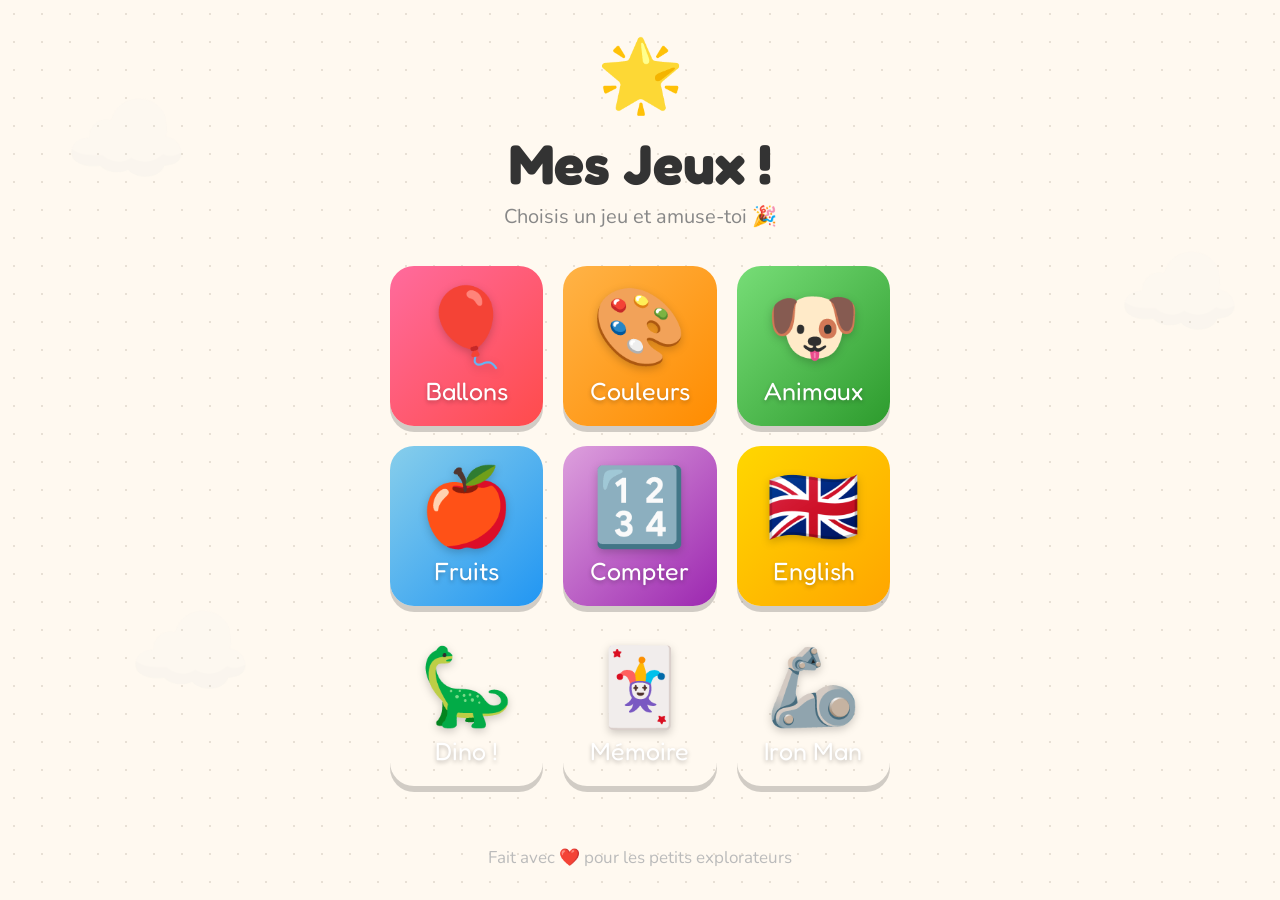
<file: index.html>
<!DOCTYPE html>
<html lang="fr">
<head>
  <meta charset="UTF-8" />
  <!-- Viewport mobile-first obligatoire -->
  <meta name="viewport" content="width=device-width, initial-scale=1.0, user-scalable=no" />
  <meta name="description" content="Mini-jeux éducatifs et amusants pour les enfants de 3 à 5 ans." />
  <title>🎮 Jeux pour enfants</title>
  <link rel="stylesheet" href="style.css" />
  <style>
    /* Styles spécifiques à la page d'accueil */
    body { background-color: #FFF9F0; }
  </style>
</head>
<body>

  <!-- Nuages décoratifs en arrière-plan -->
  <span class="cloud">☁️</span>
  <span class="cloud">☁️</span>
  <span class="cloud">☁️</span>

  <!-- En-tête principal -->
  <header class="home-header">
    <span class="logo" aria-hidden="true">🌟</span>
    <h1>Mes Jeux !</h1>
    <p>Choisis un jeu et amuse-toi 🎉</p>
  </header>

  <!-- Grille des 6 jeux -->
  <main>
    <div class="games-grid" role="list">

      <!-- Jeu 1 : Ballons -->
      <a href="jeu-ballons.html"
         class="game-card"
         role="listitem"
         aria-label="Jeu Ballons à éclater">
        <span class="card-emoji" aria-hidden="true">🎈</span>
        <span class="card-label">Ballons</span>
      </a>

      <!-- Jeu 2 : Couleurs -->
      <a href="jeu-couleurs.html"
         class="game-card"
         role="listitem"
         aria-label="Jeu Trouver la bonne couleur">
        <span class="card-emoji" aria-hidden="true">🎨</span>
        <span class="card-label">Couleurs</span>
      </a>

      <!-- Jeu 3 : Animaux -->
      <a href="jeu-animaux.html"
         class="game-card"
         role="listitem"
         aria-label="Jeu Cliquer sur le bon animal">
        <span class="card-emoji" aria-hidden="true">🐶</span>
        <span class="card-label">Animaux</span>
      </a>

      <!-- Jeu 4 : Fruits -->
      <a href="jeu-fruits.html"
         class="game-card"
         role="listitem"
         aria-label="Jeu Attraper les fruits">
        <span class="card-emoji" aria-hidden="true">🍎</span>
        <span class="card-label">Fruits</span>
      </a>

      <!-- Jeu 5 : Compter -->
      <a href="jeu-nombres.html"
         class="game-card"
         role="listitem"
         aria-label="Jeu Compter les objets">
        <span class="card-emoji" aria-hidden="true">🔢</span>
        <span class="card-label">Compter</span>
      </a>

      <!-- Jeu 6 : Anglais -->
      <a href="jeu-anglais.html"
         class="game-card"
         role="listitem"
         aria-label="Mini-jeu pour apprendre l'anglais">
        <span class="card-emoji" aria-hidden="true">🇬🇧</span>
        <span class="card-label">English</span>
      </a>

      <!-- Jeu 7 : Dinosaure -->
      <a href="jeu-dinosaure.html"
         class="game-card"
         role="listitem"
         aria-label="Jeu du dinosaure qui saute">
        <span class="card-emoji" aria-hidden="true">🦕</span>
        <span class="card-label">Dino !</span>
      </a>

      <!-- Jeu 8 : Mémoire -->
      <a href="jeu-memoire.html"
         class="game-card"
         role="listitem"
         aria-label="Jeu de mémoire — trouve les paires">
        <span class="card-emoji" aria-hidden="true">🃏</span>
        <span class="card-label">Mémoire</span>
      </a>

      <!-- Jeu 9 : Iron Man -->
      <a href="jeu-ironman.html"
         class="game-card"
         role="listitem"
         aria-label="Jeu Iron Man — vole dans la ville">
        <span class="card-emoji" aria-hidden="true">🦾</span>
        <span class="card-label">Iron Man</span>
      </a>

    </div><!-- /.games-grid -->
  </main>

  <!-- Petit pied de page -->
  <footer style="text-align:center; padding:12px; color:#bbb; font-size:.85rem;">
    Fait avec ❤️ pour les petits explorateurs
  </footer>

  <script>
    // Animation d'entrée légèrement décalée pour chaque carte
    document.querySelectorAll('.game-card').forEach((card, i) => {
      card.style.animationDelay = `${i * 0.08}s`;
    });
  </script>

</body>
</html>
</file>
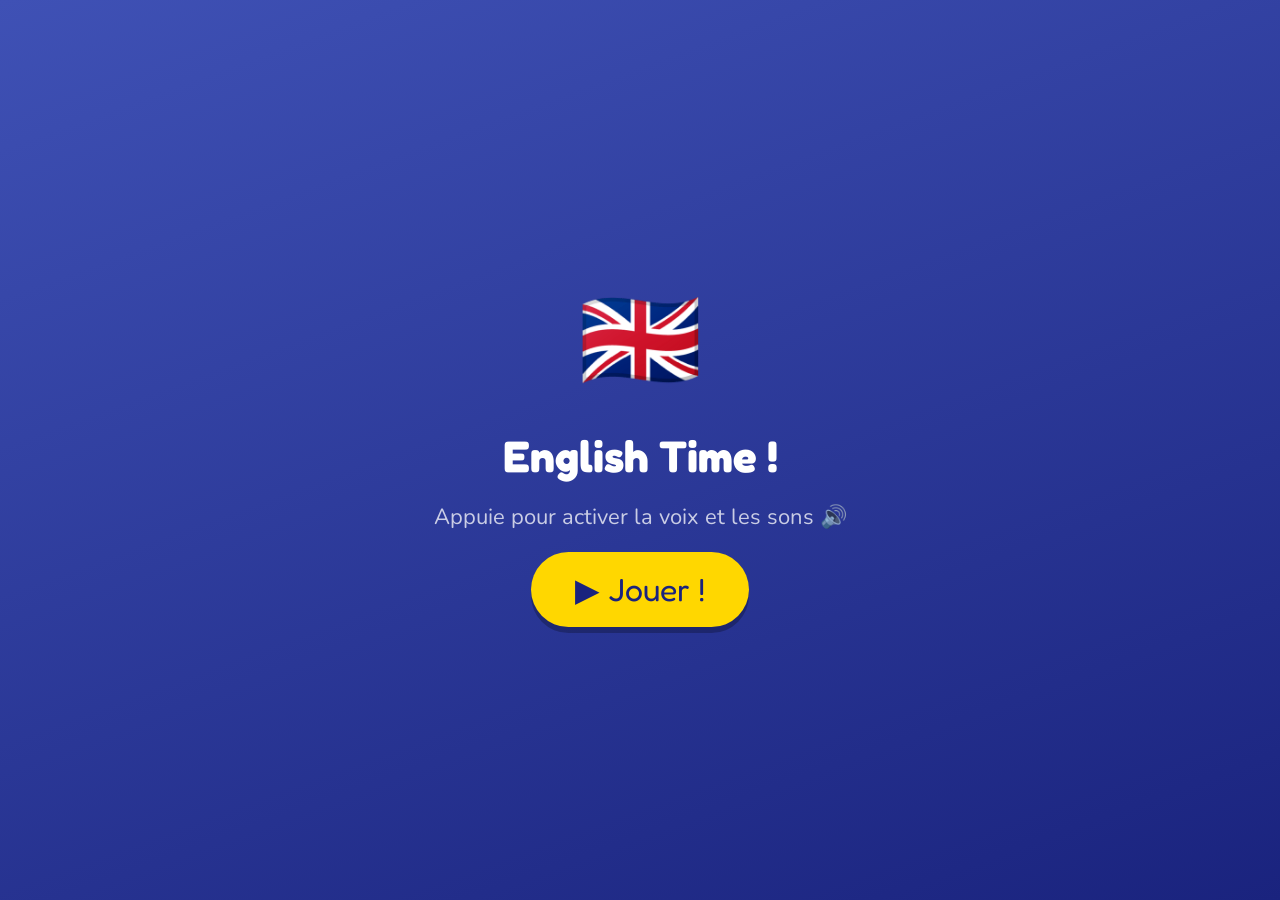
<file: jeu-anglais.html>
<!DOCTYPE html>
<html lang="fr">
<head>
  <meta charset="UTF-8" />
  <meta name="viewport" content="width=device-width, initial-scale=1.0, user-scalable=no" />
  <title>🇬🇧 Apprendre l'anglais</title>
  <link rel="stylesheet" href="style.css" />
  <style>
    body { background: linear-gradient(160deg, #FFF8E1, #E8EAF6); min-height: 100vh; }

    /* ---- Overlay de démarrage ---- */
    #unlock-overlay {
      position: fixed; inset: 0;
      background: linear-gradient(160deg, #3F51B5, #1A237E);
      z-index: 999;
      display: flex; flex-direction: column;
      align-items: center; justify-content: center; gap: 20px; cursor: pointer;
    }
    #unlock-overlay.hidden { display: none; }
    #unlock-overlay .ul-emoji { font-size: 5rem; animation: bounce 1.5s infinite; }
    #unlock-overlay h2 {
      font-family: 'Fredoka One', cursive; color: white;
      font-size: 2.2rem; text-align: center; padding: 0 24px;
    }
    #unlock-overlay p {
      color: rgba(255,255,255,.75); font-family: 'Nunito', sans-serif;
      font-size: 1.1rem; text-align: center; padding: 0 24px;
    }
    #unlock-overlay .ul-btn {
      background: #FFD700; color: #1A237E; border: none; border-radius: 50px;
      padding: 18px 44px; font-family: 'Fredoka One', cursive; font-size: 1.6rem;
      cursor: pointer; box-shadow: 0 6px 0 rgba(0,0,0,.25);
      animation: star-pulse 1.2s infinite; min-width: 200px; min-height: 70px;
    }

    /* ---- Sélecteur de thème ---- */
    #theme-selector {
      display: flex; flex-wrap: wrap; justify-content: center;
      gap: 10px; padding: 10px 14px;
    }
    .theme-btn {
      border: 3px solid transparent; border-radius: 50px; padding: 8px 18px;
      background: white; font-family: 'Fredoka One', cursive; font-size: 1rem;
      cursor: pointer; box-shadow: 0 3px 6px rgba(0,0,0,.12); color: #444;
      transition: transform .12s, box-shadow .12s;
    }
    .theme-btn:active  { transform: scale(.95); box-shadow: 0 1px 3px rgba(0,0,0,.12); }
    .theme-btn.active  { background: #3F51B5; color: white; border-color: #1A237E; }

    /* ---- Mot affiché ---- */
    #word-display { text-align: center; padding: 10px 16px 4px; }
    #word-english {
      font-family: 'Fredoka One', cursive; font-size: 2.6rem;
      color: #1A237E; display: block;
    }
    #word-french { font-size: 1.1rem; color: #888; display: block; margin-top: 2px; }
    #word-emoji  {
      font-size: 4rem; display: block; margin: 6px 0; animation: bounce 2s infinite;
    }

    /* ---- Bouton 🔊 ---- */
    #btn-speak {
      display: block; margin: 0 auto 8px;
      background: #3F51B5; color: white; border: none; border-radius: 50px;
      padding: 12px 28px; font-family: 'Fredoka One', cursive; font-size: 1.3rem;
      cursor: pointer; box-shadow: 0 5px 0 rgba(0,0,0,.2);
      transition: transform .12s, box-shadow .12s; min-height: 56px;
    }
    #btn-speak:active { transform: translateY(4px); box-shadow: 0 1px 0 rgba(0,0,0,.2); }
    #btn-speak.speaking { background: #FF8C00; animation: none !important; }
    @keyframes speak-pulse {
      0%, 100% { box-shadow: 0 5px 0 rgba(0,0,0,.2), 0 0 0 0 rgba(63,81,181,.4); }
      50%       { box-shadow: 0 5px 0 rgba(0,0,0,.2), 0 0 0 12px rgba(63,81,181,0); }
    }
    #btn-speak:not(.speaking) { animation: speak-pulse 2s infinite; }

    /* ---- Réponses ---- */
    #answers {
      display: grid; grid-template-columns: repeat(2, 1fr);
      gap: 12px; padding: 8px 16px 24px; max-width: 480px; margin: 0 auto;
    }
    .ans-btn {
      border: 3px solid transparent; border-radius: 20px; background: white;
      box-shadow: 0 5px 0 rgba(0,0,0,.13); cursor: pointer; padding: 14px 8px;
      font-family: 'Fredoka One', cursive; font-size: 1.15rem; color: #333;
      display: flex; flex-direction: column; align-items: center; gap: 4px;
      min-height: 100px; transition: transform .12s, box-shadow .12s;
    }
    .ans-btn:active { transform: translateY(4px); box-shadow: 0 1px 0 rgba(0,0,0,.13); }
    .ans-btn .ans-emoji { font-size: 2.2rem; }
    .ans-btn.correct { background: #C8E6C9; border-color: #4CAF50; }
    .ans-btn.wrong   { background: #FFCDD2; border-color: #FF4B4B; }

    /* ---- Score ---- */
    #score-zone {
      display: flex; justify-content: center; gap: 14px;
      font-family: 'Fredoka One', cursive; font-size: 1.2rem; padding: 6px 16px 0;
    }
    #score-zone span {
      background: white; border-radius: 50px; padding: 4px 14px;
      box-shadow: 0 3px 8px rgba(0,0,0,.1);
    }

    /* ---- Feedback ---- */
    #feedback {
      text-align: center; font-family: 'Fredoka One', cursive;
      font-size: 1.8rem; min-height: 52px; padding: 4px;
    }
    #speech-info { text-align: center; font-size: .85rem; color: #bbb; padding: 2px 16px 6px; }
  </style>
</head>
<body>

  <!-- Overlay démarrage -->
  <div id="unlock-overlay" role="dialog" aria-modal="true" aria-label="Démarrer le jeu">
    <span class="ul-emoji" aria-hidden="true">🇬🇧</span>
    <h2>English Time !</h2>
    <p>Appuie pour activer la voix et les sons 🔊</p>
    <button class="ul-btn" id="btn-unlock">▶ Jouer !</button>
  </div>

  <nav class="nav-bar">
    <a href="index.html" class="btn-home" aria-label="Retour au menu">🏠</a>
    <span class="nav-title">🇬🇧 English Time !</span>
  </nav>

  <div id="score-zone">✅ <span id="good">0</span> &nbsp; ❌ <span id="bad">0</span></div>

  <div id="theme-selector" role="group" aria-label="Choisir un thème"></div>

  <div id="word-display">
    <span id="word-emoji"   aria-hidden="true"></span>
    <span id="word-english" aria-live="polite"></span>
    <span id="word-french"></span>
  </div>

  <button id="btn-speak">🔊 Écouter</button>
  <p id="speech-info"></p>
  <div id="feedback" aria-live="polite"></div>
  <div id="answers"  role="group" aria-label="Choisir la bonne réponse"></div>

  <script>
    /* ============================================================
       JEU ANGLAIS — v3
       Fix iOS SpeechSynthesis :
         • speak() est le TOUT PREMIER appel dans chaque handler
         • Jamais de cancel() — on laisse iOS gérer
         • Jamais de .voice — on utilise uniquement .lang
         • AudioContext et SpeechSynthesis sont indépendants
       ============================================================ */

    const THEMES = {
      numbers: {
        label: '🔢 Compter',
        items: [
          { en: 'One',   fr: 'Un',     emoji: '1️⃣' },
          { en: 'Two',   fr: 'Deux',   emoji: '2️⃣' },
          { en: 'Three', fr: 'Trois',  emoji: '3️⃣' },
          { en: 'Four',  fr: 'Quatre', emoji: '4️⃣' },
          { en: 'Five',  fr: 'Cinq',   emoji: '5️⃣' },
          { en: 'Six',   fr: 'Six',    emoji: '6️⃣' },
          { en: 'Seven', fr: 'Sept',   emoji: '7️⃣' },
          { en: 'Eight', fr: 'Huit',   emoji: '8️⃣' },
          { en: 'Nine',  fr: 'Neuf',   emoji: '9️⃣' },
          { en: 'Ten',   fr: 'Dix',    emoji: '🔟' },
        ]
      },
      colors: {
        label: '🎨 Couleurs',
        items: [
          { en: 'Red',    fr: 'Rouge',  emoji: '🔴' },
          { en: 'Blue',   fr: 'Bleu',   emoji: '🔵' },
          { en: 'Yellow', fr: 'Jaune',  emoji: '🟡' },
          { en: 'Green',  fr: 'Vert',   emoji: '🟢' },
          { en: 'Orange', fr: 'Orange', emoji: '🟠' },
          { en: 'Purple', fr: 'Violet', emoji: '🟣' },
          { en: 'Pink',   fr: 'Rose',   emoji: '🩷' },
          { en: 'White',  fr: 'Blanc',  emoji: '⚪' },
          { en: 'Black',  fr: 'Noir',   emoji: '⚫' },
        ]
      },
      days: {
        label: '📅 Jours',
        items: [
          { en: 'Monday',    fr: 'Lundi',    emoji: '📅' },
          { en: 'Tuesday',   fr: 'Mardi',    emoji: '📅' },
          { en: 'Wednesday', fr: 'Mercredi', emoji: '📅' },
          { en: 'Thursday',  fr: 'Jeudi',    emoji: '📅' },
          { en: 'Friday',    fr: 'Vendredi', emoji: '🎉' },
          { en: 'Saturday',  fr: 'Samedi',   emoji: '🌟' },
          { en: 'Sunday',    fr: 'Dimanche', emoji: '☀️' },
        ]
      },
      greetings: {
        label: '👋 Bonjour',
        items: [
          { en: 'Hello',        fr: 'Bonjour',        emoji: '👋' },
          { en: 'Good morning', fr: 'Bonjour matin',  emoji: '🌅' },
          { en: 'Good night',   fr: 'Bonne nuit',     emoji: '🌙' },
          { en: 'Goodbye',      fr: 'Au revoir',      emoji: '👋' },
          { en: 'How are you',  fr: 'Comment vas-tu', emoji: '😊' },
          { en: 'Very well',    fr: 'Très bien',      emoji: '😄' },
          { en: 'Thank you',    fr: 'Merci',          emoji: '🙏' },
          { en: 'Please',       fr: 'S\'il te plaît', emoji: '✨' },
        ]
      },
      intro: {
        label: '🙋 Je me présente',
        items: [
          { en: 'My name is', fr: 'Je m\'appelle',     emoji: '🙋' },
          { en: 'I am',       fr: 'J\'ai … ans',       emoji: '🎂' },
          { en: 'I like',     fr: 'J\'aime',           emoji: '❤️' },
          { en: 'I live in',  fr: 'J\'habite à',       emoji: '🏠' },
          { en: 'I am happy', fr: 'Je suis heureux',   emoji: '😄' },
          { en: 'I am sad',   fr: 'Je suis triste',    emoji: '😢' },
          { en: 'Yes',        fr: 'Oui',               emoji: '✅' },
          { en: 'No',         fr: 'Non',               emoji: '❌' },
        ]
      }
    };

    /* ---- État ---- */
    let currentTheme = 'numbers';
    let currentItem  = null;
    let goodCount    = 0, badCount = 0;
    let locked       = false;
    let audioCtx     = null;

    /* ---- DOM ---- */
    const unlockOverlay = document.getElementById('unlock-overlay');
    const btnUnlock     = document.getElementById('btn-unlock');
    const themeSelEl    = document.getElementById('theme-selector');
    const emojiEl       = document.getElementById('word-emoji');
    const englishEl     = document.getElementById('word-english');
    const frenchEl      = document.getElementById('word-french');
    const speakBtn      = document.getElementById('btn-speak');
    const answersEl     = document.getElementById('answers');
    const feedbackEl    = document.getElementById('feedback');
    const goodEl        = document.getElementById('good');
    const badEl         = document.getElementById('bad');
    const speechInfoEl  = document.getElementById('speech-info');

    /* ============================================================
       SPEECHSYNTHESIS — règle iOS absolue
       ============================================================
       Sur iOS Safari, speechSynthesis.speak() DOIT être :
         1. le tout premier appel dans le handler du geste
         2. 100% synchrone (aucun if / await / intermédiaire avant)
         3. Sans .voice assignée (instable sur iOS)
         4. Sans cancel() préalable (tue la queue iOS)
       ============================================================ */
    function speak(text) {
      if (!window.speechSynthesis) return;
      const utter  = new SpeechSynthesisUtterance(text);
      utter.lang   = 'en-GB';
      utter.rate   = 0.82;
      utter.pitch  = 1.1;
      speakBtn.classList.add('speaking');
      utter.onend   = () => speakBtn.classList.remove('speaking');
      utter.onerror = () => speakBtn.classList.remove('speaking');
      window.speechSynthesis.speak(utter);
    }

    /* ============================================================
       AUDIOCTX — sons de succès et d'erreur
       ============================================================ */
    function unlockAudio() {
      if (!audioCtx) audioCtx = new (window.AudioContext || window.webkitAudioContext)();
      if (audioCtx.state === 'suspended') audioCtx.resume();
      try {
        const b = audioCtx.createBuffer(1, 1, 22050);
        const s = audioCtx.createBufferSource();
        s.buffer = b; s.connect(audioCtx.destination); s.start(0);
      } catch(e) {}
    }

    function playSuccess() {
      if (!audioCtx) return;
      [523, 659, 784, 1046].forEach((f, i) => {
        const t = audioCtx.currentTime + i * 0.12;
        const o = audioCtx.createOscillator(), g = audioCtx.createGain();
        o.connect(g); g.connect(audioCtx.destination);
        o.type = 'sine'; o.frequency.value = f;
        g.gain.setValueAtTime(0.25, t);
        g.gain.exponentialRampToValueAtTime(0.001, t + 0.2);
        o.start(t); o.stop(t + 0.22);
      });
    }

    function playError() {
      if (!audioCtx) return;
      const t = audioCtx.currentTime;
      const o = audioCtx.createOscillator(), g = audioCtx.createGain();
      o.connect(g); g.connect(audioCtx.destination);
      o.type = 'sawtooth'; o.frequency.value = 180;
      g.gain.setValueAtTime(0.22, t);
      g.gain.exponentialRampToValueAtTime(0.001, t + 0.4);
      o.start(t); o.stop(t + 0.42);
    }

    /* ============================================================
       SÉLECTEUR DE THÈME
       ============================================================ */
    function buildThemeSelector() {
      themeSelEl.innerHTML = '';
      Object.entries(THEMES).forEach(([key, theme]) => {
        const btn = document.createElement('button');
        btn.className   = 'theme-btn' + (key === currentTheme ? ' active' : '');
        btn.textContent = theme.label;

        function selectTheme(e) {
          e.preventDefault();
          currentTheme = key;
          themeSelEl.querySelectorAll('.theme-btn').forEach(b => b.classList.remove('active'));
          btn.classList.add('active');
          newRound();
        }
        btn.addEventListener('click',      selectTheme, { passive: false });
        btn.addEventListener('touchstart', selectTheme, { passive: false });
        themeSelEl.appendChild(btn);
      });
    }

    /* ============================================================
       LOGIQUE DU JEU
       ============================================================ */
    function shuffle(arr) {
      const a = [...arr];
      for (let i = a.length - 1; i > 0; i--) {
        const j = Math.floor(Math.random() * (i + 1));
        [a[i], a[j]] = [a[j], a[i]];
      }
      return a;
    }

    function newRound() {
      locked = false;
      feedbackEl.textContent = '';
      answersEl.innerHTML    = '';

      const items = THEMES[currentTheme].items;
      currentItem = items[Math.floor(Math.random() * items.length)];

      emojiEl.textContent   = currentItem.emoji;
      englishEl.textContent = currentItem.en;
      frenchEl.textContent  = '';

      /* Construit les 4 réponses */
      const wrong   = items.filter(i => i.fr !== currentItem.fr);
      const choices = shuffle([currentItem, ...shuffle(wrong).slice(0, 3)]);

      choices.forEach(item => {
        const btn = document.createElement('button');
        btn.className = 'ans-btn';
        btn.innerHTML = `<span class="ans-emoji">${item.emoji}</span><span>${item.fr}</span>`;
        btn.setAttribute('aria-label', item.fr);

        function pick(e) {
          /* ── speak() EN TOUT PREMIER — règle iOS absolue ── */
          if (item.fr === currentItem.fr) {
            speak(currentItem.en);
          } else {
            speak(currentItem.en); /* on ré-énonce le mot pour apprendre */
          }

          e.preventDefault();
          if (locked) return;
          locked = true;
          if (audioCtx && audioCtx.state === 'suspended') audioCtx.resume();

          answersEl.querySelectorAll('.ans-btn').forEach(b => b.disabled = true);
          frenchEl.textContent = '= ' + currentItem.fr;

          if (item.fr === currentItem.fr) {
            goodCount++;
            goodEl.textContent = goodCount;
            btn.classList.add('correct');
            playSuccess();
            const msgs = ['🌟 Bravo !', '✨ Super !', '🎉 Excellent !', '👏 Well done !'];
            feedbackEl.textContent = msgs[Math.floor(Math.random() * msgs.length)];
            feedbackEl.style.color = '#4CAF50';
            setTimeout(newRound, 2200);
          } else {
            badCount++;
            badEl.textContent = badCount;
            btn.classList.add('wrong');
            playError();
            feedbackEl.textContent = '❌ La bonne réponse : ' + currentItem.fr;
            feedbackEl.style.color = '#FF4B4B';
            answersEl.querySelectorAll('.ans-btn').forEach(b => {
              if (b.getAttribute('aria-label') === currentItem.fr) b.classList.add('correct');
            });
            setTimeout(newRound, 2400);
          }
        }

        btn.addEventListener('click',      pick, { passive: false });
        btn.addEventListener('touchstart', pick, { passive: false });
        answersEl.appendChild(btn);
      });
    }

    /* ---- Bouton 🔊 Écouter ---- */
    function handleSpeak(e) {
      /* speak EN PREMIER */
      if (currentItem) speak(currentItem.en);
      e.preventDefault();
      if (audioCtx && audioCtx.state === 'suspended') audioCtx.resume();
    }
    speakBtn.addEventListener('click',      handleSpeak, { passive: false });
    speakBtn.addEventListener('touchstart', handleSpeak, { passive: false });

    /* ---- Overlay de démarrage ---- */
    function handleUnlock(e) {
      /* speak EN PREMIER — c'est le premier geste, iOS l'autorise ici */
      speak('Hello !');
      e.preventDefault();
      unlockAudio();
      unlockOverlay.classList.add('hidden');
      buildThemeSelector();
      newRound();
      speechInfoEl.textContent = '🔊 Appuie sur le bouton pour entendre le mot !';
    }
    btnUnlock.addEventListener('click',      handleUnlock, { passive: false });
    btnUnlock.addEventListener('touchstart', handleUnlock, { passive: false });
  </script>
</body>
</html>
</file>
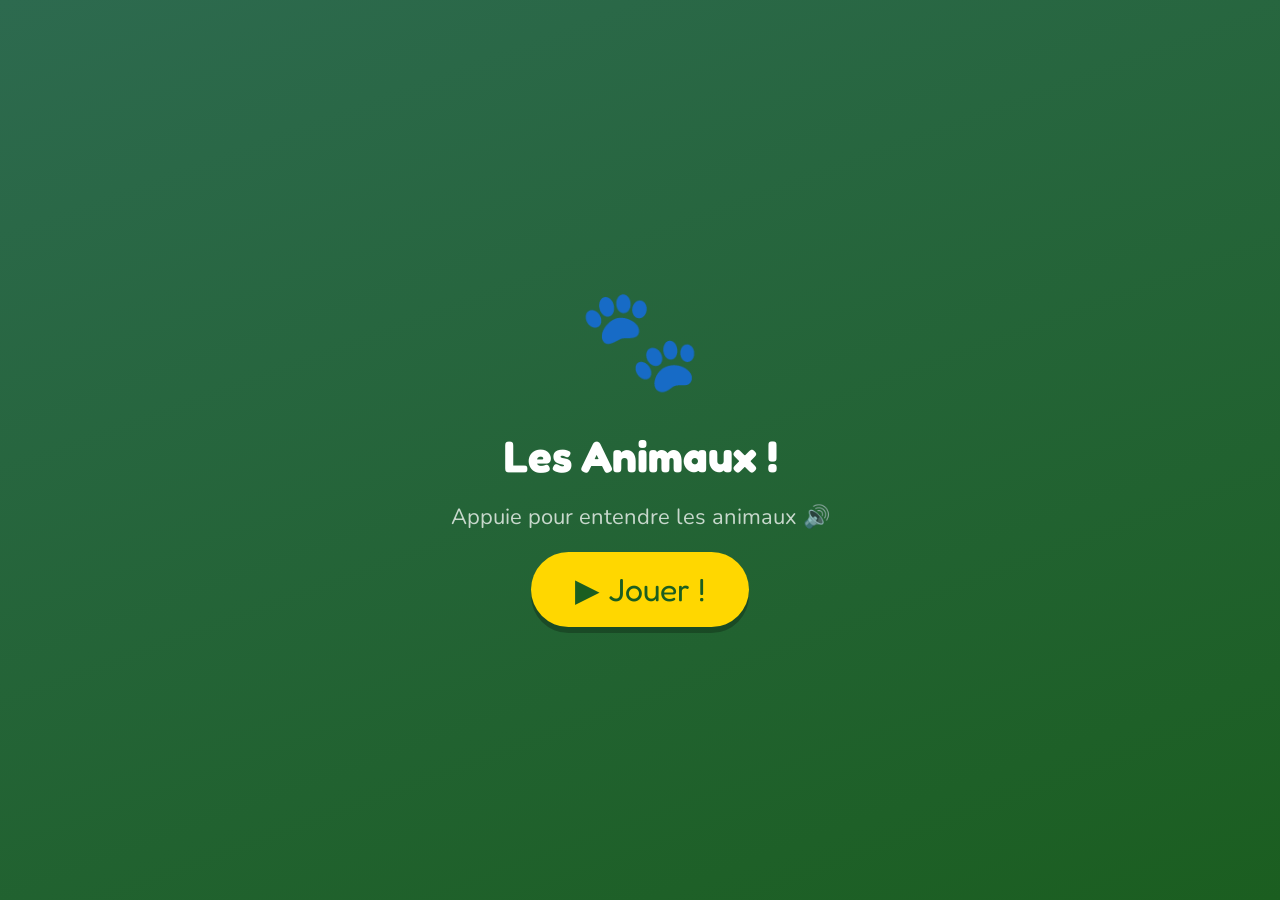
<file: jeu-animaux.html>
<!DOCTYPE html>
<html lang="fr">
<head>
  <meta charset="UTF-8" />
  <meta name="viewport" content="width=device-width, initial-scale=1.0, user-scalable=no" />
  <title>🐶 Animaux</title>
  <link rel="stylesheet" href="style.css" />
  <style>
    body { background: linear-gradient(160deg, #E8F5E9, #F3E5F5); min-height: 100vh; }

    /* ---- Overlay de démarrage (déverrouillage audio mobile) ---- */
    #unlock-overlay {
      position: fixed;
      inset: 0;
      background: linear-gradient(160deg, #2D6A4F, #1B5E20);
      z-index: 999;
      display: flex;
      flex-direction: column;
      align-items: center;
      justify-content: center;
      gap: 20px;
      cursor: pointer;
    }
    #unlock-overlay.hidden { display: none; }
    #unlock-overlay .ul-emoji {
      font-size: 5rem;
      animation: bounce 1.5s infinite;
    }
    #unlock-overlay h2 {
      font-family: 'Fredoka One', cursive;
      color: white;
      font-size: 2.2rem;
      text-align: center;
      padding: 0 24px;
    }
    #unlock-overlay p {
      color: rgba(255,255,255,.75);
      font-family: 'Nunito', sans-serif;
      font-size: 1.1rem;
      text-align: center;
      padding: 0 24px;
    }
    #unlock-overlay .ul-btn {
      background: #FFD700;
      color: #1B5E20;
      border: none;
      border-radius: 50px;
      padding: 18px 44px;
      font-family: 'Fredoka One', cursive;
      font-size: 1.6rem;
      cursor: pointer;
      box-shadow: 0 6px 0 rgba(0,0,0,.25);
      animation: star-pulse 1.2s infinite;
      min-width: 200px;
      min-height: 70px;
    }

    /* ---- Consigne ---- */
    #consigne-txt {
      text-align: center;
      font-family: 'Fredoka One', cursive;
      font-size: 1.15rem;
      color: #888;
      margin: 4px 0 0;
    }

    /* Ligne : nom de l'animal + bouton écouter */
    #name-row {
      display: flex;
      align-items: center;
      justify-content: center;
      gap: 12px;
      padding: 10px 16px 2px;
      flex-wrap: wrap;
    }

    #animal-name {
      font-family: 'Fredoka One', cursive;
      font-size: 2.2rem;
      color: #2D6A4F;
      line-height: 1.15;
    }

    /* Bouton 🔊 pour écouter le nom de l'animal */
    #btn-speak-animal {
      background: #4CAF50;
      color: white;
      border: none;
      border-radius: 50px;
      padding: 10px 20px;
      font-size: 1.4rem;
      font-family: 'Fredoka One', cursive;
      cursor: pointer;
      box-shadow: 0 4px 0 rgba(0,0,0,.2);
      min-width: 56px;
      min-height: 56px;
      display: flex;
      align-items: center;
      justify-content: center;
      transition: transform .12s, box-shadow .12s;
      animation: speak-pulse 2s infinite;
    }
    #btn-speak-animal:active {
      transform: translateY(3px);
      box-shadow: 0 1px 0 rgba(0,0,0,.2);
    }
    #btn-speak-animal.speaking {
      background: #FF8C00;
      animation: none;
    }
    @keyframes speak-pulse {
      0%, 100% { box-shadow: 0 4px 0 rgba(0,0,0,.2), 0 0 0 0 rgba(76,175,80,.4); }
      50%       { box-shadow: 0 4px 0 rgba(0,0,0,.2), 0 0 0 10px rgba(76,175,80,0); }
    }

    /* ---- Grille d'animaux ---- */
    #animal-grid {
      display: grid;
      grid-template-columns: repeat(2, 1fr);
      gap: 14px;
      padding: 10px 16px 24px;
      max-width: 480px;
      margin: 0 auto;
    }

    .animal-btn {
      border: 4px solid transparent;
      border-radius: 24px;
      background: white;
      box-shadow: 0 5px 0 rgba(0,0,0,.12);
      cursor: pointer;
      display: flex;
      flex-direction: column;
      align-items: center;
      justify-content: center;
      padding: 18px 8px;
      font-family: 'Fredoka One', cursive;
      transition: transform .15s, box-shadow .15s;
      min-height: 130px;
      animation: pop-in .35s ease both;
    }
    .animal-btn:active {
      transform: translateY(4px);
      box-shadow: 0 1px 0 rgba(0,0,0,.12);
    }
    .animal-btn .a-emoji {
      font-size: 3.8rem;
      line-height: 1.1;
      display: block;
    }
    .animal-btn .a-name {
      font-size: 1.1rem;
      color: #555;
      margin-top: 6px;
    }
    .animal-btn.correct { border-color: #4CAF50; background: #E8F5E9; }
    .animal-btn.wrong   { border-color: #FF4B4B; background: #FFF0F0; }
    /* Désactivé après un choix */
    .animal-btn:disabled {
      opacity: .5;
      cursor: default;
      transform: none !important;
      box-shadow: 0 2px 0 rgba(0,0,0,.08) !important;
    }

    /* ---- Score ---- */
    #score-zone {
      display: flex;
      justify-content: center;
      gap: 14px;
      font-family: 'Fredoka One', cursive;
      font-size: 1.3rem;
      padding: 8px 16px 0;
    }
    #score-zone span {
      background: white;
      border-radius: 50px;
      padding: 4px 16px;
      box-shadow: 0 3px 8px rgba(0,0,0,.1);
    }

    /* ---- Feedback ---- */
    #feedback {
      text-align: center;
      font-family: 'Fredoka One', cursive;
      font-size: 1.8rem;
      min-height: 55px;
      padding: 6px 12px;
    }

    @keyframes pop-in {
      0%   { transform: scale(0.6); opacity: 0; }
      70%  { transform: scale(1.08); opacity: 1; }
      100% { transform: scale(1);    opacity: 1; }
    }
  </style>
</head>
<body>

  <!-- ============================================================
    OVERLAY "Appuie pour commencer"
    Obligatoire sur iOS/Android : sans premier geste utilisateur,
    AudioContext et SpeechSynthesis sont bloqués par le navigateur.
    ============================================================ -->
  <div id="unlock-overlay" role="dialog" aria-modal="true" aria-label="Démarrer le jeu">
    <span class="ul-emoji" aria-hidden="true">🐾</span>
    <h2>Les Animaux !</h2>
    <p>Appuie pour entendre les animaux 🔊</p>
    <button class="ul-btn" id="btn-unlock">▶ Jouer !</button>
  </div>

  <nav class="nav-bar">
    <a href="index.html" class="btn-home" aria-label="Retour au menu">🏠</a>
    <span class="nav-title">🐾 Les Animaux !</span>
  </nav>

  <!-- Score -->
  <div id="score-zone">
    ✅ <span id="good">0</span> &nbsp; ❌ <span id="bad">0</span>
  </div>

  <p id="consigne-txt">Écoute et clique sur le bon animal !</p>

  <!-- Nom de l'animal + bouton écouter -->
  <div id="name-row">
    <div id="animal-name" aria-live="polite"></div>
    <button id="btn-speak-animal" aria-label="Écouter le nom de l'animal">🔊</button>
  </div>

  <!-- Feedback -->
  <div id="feedback" aria-live="polite"></div>

  <!-- Grille des 4 animaux -->
  <div id="animal-grid" role="list" aria-label="Grille d'animaux"></div>

  <script>
    /* ============================================================
       Jeu : Cliquer sur le bon animal  — v2
       ============================================================
       Nouveautés :
         - Overlay de déverrouillage audio (iOS/Android)
         - AudioContext unique et partagé
         - speak() en français : nom de l'animal + cri à la bonne réponse
         - Bouton 🔊 pour ré-entendre le nom à tout moment
         - Tous les boutons désactivés dès le premier clic
         - Articles corrects (le / la / l')
         - 4 animaux supplémentaires (canard, abeille, serpent, tigre)
       ============================================================ */

    const ANIMALS = [
      { name: 'Chien',      article: 'le',  emoji: '🐶', cry: 'Ouaf ouaf !'   },
      { name: 'Chat',       article: 'le',  emoji: '🐱', cry: 'Miaou !'       },
      { name: 'Vache',      article: 'la',  emoji: '🐮', cry: 'Meuh !'        },
      { name: 'Cochon',     article: 'le',  emoji: '🐷', cry: 'Groin groin !' },
      { name: 'Mouton',     article: 'le',  emoji: '🐑', cry: 'Bêê !'         },
      { name: 'Poulet',     article: 'le',  emoji: '🐔', cry: 'Cot cot !'     },
      { name: 'Grenouille', article: 'la',  emoji: '🐸', cry: 'Coâ coâ !'     },
      { name: 'Lapin',      article: 'le',  emoji: '🐰', cry: 'Cui cui !'     },
      { name: 'Lion',       article: 'le',  emoji: '🦁', cry: 'Roarrr !'      },
      { name: 'Éléphant',   article: "l'",  emoji: '🐘', cry: 'Barriiit !'    },
      { name: 'Singe',      article: 'le',  emoji: '🐵', cry: 'Ouh ouh !'     },
      { name: 'Pingouin',   article: 'le',  emoji: '🐧', cry: 'Couac !'       },
      { name: 'Canard',     article: 'le',  emoji: '🦆', cry: 'Coin coin !'   },
      { name: 'Abeille',    article: "l'",  emoji: '🐝', cry: 'Bzzzz !'       },
      { name: 'Serpent',    article: 'le',  emoji: '🐍', cry: 'Ssssss !'      },
      { name: 'Tigre',      article: 'le',  emoji: '🐯', cry: 'Grrr !'        },
    ];

    /* ---- État global ---- */
    let goodCount     = 0, badCount = 0;
    let choices       = [], targetIdx = 0;
    let locked        = false;
    let audioUnlocked = false;
    let frVoice       = null;  // voix française pour SpeechSynthesis

    /* ---- Éléments DOM ---- */
    const unlockOverlay = document.getElementById('unlock-overlay');
    const btnUnlock     = document.getElementById('btn-unlock');
    const nameEl        = document.getElementById('animal-name');
    const btnSpeak      = document.getElementById('btn-speak-animal');
    const gridEl        = document.getElementById('animal-grid');
    const feedbackEl    = document.getElementById('feedback');
    const goodEl        = document.getElementById('good');
    const badEl         = document.getElementById('bad');

    /* ============================================================
       SPEECHSYNTHESIS — chargement des voix
       Les navigateurs mobiles chargent les voix de façon asynchrone.
       ============================================================ */
    /* ============================================================
       SpeechSynthesis — règle iOS absolue :
         speak() doit être le 1er appel dans le handler,
         appelé de façon 100% synchrone depuis le geste.
         On ne cancel() JAMAIS — on laisse iOS gérer la queue.
         On ne passe PAS de .voice — instable sur iOS.
       ============================================================ */
    /* ============================================================
       AUDIOCTX — déverrouillage iOS/Android
       ============================================================ */
    let audioCtx = null;

    function unlockAudio() {
      if (!audioCtx) audioCtx = new (window.AudioContext || window.webkitAudioContext)();
      if (audioCtx.state === 'suspended') audioCtx.resume();
      try {
        const b = audioCtx.createBuffer(1, 1, 22050);
        const s = audioCtx.createBufferSource();
        s.buffer = b; s.connect(audioCtx.destination); s.start(0);
      } catch(e) {}
    }

    function speak(text, onEnd) {
      if (!window.speechSynthesis) { if (onEnd) onEnd(); return; }
      const utter  = new SpeechSynthesisUtterance(text);
      utter.lang   = 'fr-FR';
      utter.rate   = 0.82;
      utter.pitch  = 1.1;
      if (onEnd) { utter.onend = onEnd; utter.onerror = () => onEnd(); }
      window.speechSynthesis.speak(utter);
    }

    /* ============================================================
       SONS — succès (mélodie) et erreur (bip grave)
       ============================================================ */
    function resumeCtx() {
      if (audioCtx && audioCtx.state === 'suspended') audioCtx.resume();
    }

    function playSuccess() {
      resumeCtx();
      if (!audioCtx) return;
      [523, 659, 784, 1046].forEach((freq, i) => {
        const t    = audioCtx.currentTime + i * 0.13;
        const osc  = audioCtx.createOscillator();
        const gain = audioCtx.createGain();
        osc.connect(gain); gain.connect(audioCtx.destination);
        osc.type = 'sine'; osc.frequency.value = freq;
        gain.gain.setValueAtTime(0.28, t);
        gain.gain.exponentialRampToValueAtTime(0.001, t + 0.22);
        osc.start(t); osc.stop(t + 0.24);
      });
    }

    function playError() {
      resumeCtx();
      if (!audioCtx) return;
      const t    = audioCtx.currentTime;
      const osc  = audioCtx.createOscillator();
      const gain = audioCtx.createGain();
      osc.connect(gain); gain.connect(audioCtx.destination);
      osc.type = 'sawtooth'; osc.frequency.value = 180;
      gain.gain.setValueAtTime(0.22, t);
      gain.gain.exponentialRampToValueAtTime(0.001, t + 0.4);
      osc.start(t); osc.stop(t + 0.42);
    }

    /* ============================================================
       LOGIQUE DU JEU
       ============================================================ */
    function shuffle(arr) {
      const a = [...arr];
      for (let i = a.length - 1; i > 0; i--) {
        const j = Math.floor(Math.random() * (i + 1));
        [a[i], a[j]] = [a[j], a[i]];
      }
      return a;
    }

    /* "Il s'agit du Chien", "de la Vache", "de l'Éléphant" */
    function agitArticle(animal) {
      if (animal.article === 'le')  return 'du';
      if (animal.article === 'la')  return 'de la';
      return "de l'"; // l'
    }

    /* Texte de la consigne parlée : "Trouve le Chien" */
    function consigneText(animal) {
      return 'Trouve ' + animal.article + ' ' + animal.name;
    }

    function newRound() {
      locked = false;
      feedbackEl.textContent = '';

      /* 4 animaux aléatoires (sans doublon) */
      choices   = shuffle(ANIMALS).slice(0, 4);
      targetIdx = Math.floor(Math.random() * 4);
      const target = choices[targetIdx];

      /* Affiche la consigne écrite */
      nameEl.textContent = '👉 ' + consigneText(target) + ' !';

      /* Remet le bouton 🔊 en vert */
      btnSpeak.classList.remove('speaking');

      /* Construit la grille */
      gridEl.innerHTML = '';
      choices.forEach((animal, i) => {
        const btn = document.createElement('button');
        btn.className = 'animal-btn';
        btn.setAttribute('aria-label', animal.name);
        btn.style.animationDelay = (i * 0.08) + 's';
        btn.innerHTML =
          `<span class="a-emoji">${animal.emoji}</span>
           <span class="a-name">${animal.name}</span>`;

        function handleTap(e) {
          e.preventDefault();
          if (locked) return;
          locked = true;
          resumeCtx();

          /* Désactive TOUS les boutons immédiatement */
          gridEl.querySelectorAll('.animal-btn').forEach(b => b.disabled = true);

          if (i === targetIdx) {
            /* ✅ Bonne réponse */
            goodCount++;
            goodEl.textContent = goodCount;
            btn.classList.add('correct');
            playSuccess();
            feedbackEl.style.color = '#4CAF50';
            feedbackEl.textContent = '🌟 Bravo ! C\'est bien ' + target.article + ' ' + target.name + ' !';
            /* Prononce "Bravo ! C'est le/la [animal]" — différent de la consigne */
            speak('Bravo ! C\'est ' + target.article + ' ' + target.name + ' !');
            setTimeout(newRound, 2200);
          } else {
            /* ❌ Mauvaise réponse */
            badCount++;
            badEl.textContent = badCount;
            btn.classList.add('wrong');
            playError();
            /* Met en vert la bonne réponse */
            gridEl.querySelectorAll('.animal-btn')[targetIdx].classList.add('correct');
            feedbackEl.style.color = '#FF4B4B';
            feedbackEl.textContent = '❌ C\'était ' + target.article + ' ' + target.name + ' !';
            speak('Faux ! Tu as appuyé sur ' + animal.article + ' ' + animal.name + ' !');
            setTimeout(newRound, 2400);
          }
        }

        btn.addEventListener('click',      handleTap, { passive: false });
        btn.addEventListener('touchstart', handleTap, { passive: false });
        gridEl.appendChild(btn);
      });

      /* ⚠️  Pas de speak() ici — newRound() peut être appelée
         depuis setTimeout, ce qui bloquerait iOS. */
    }

    /* ---- Bouton 🔊 : prononce le nom de l'animal cible ---- */
    function handleSpeakBtn(e) {
      /* speak() EN PREMIER */
      if (choices.length > 0) {
        const target = choices[targetIdx];
        btnSpeak.classList.add('speaking');
        speak(consigneText(target), () => btnSpeak.classList.remove('speaking'));
      }
      e.preventDefault();
      resumeCtx();
    }
    btnSpeak.addEventListener('click',      handleSpeakBtn, { passive: false });
    btnSpeak.addEventListener('touchstart', handleSpeakBtn, { passive: false });

    /* ============================================================
       OVERLAY DE DÉMARRAGE
       handleUnlock est appelé directement par un tap → on peut
       appeler unlockAudio() ET speak() ici en toute sécurité.
       ============================================================ */
    function handleUnlock(e) {
      /* 1. newRound() est synchrone — il remplit choices/targetIdx */
      newRound();
      /* 2. speak() directement dans le handler (iOS autorise car sync) */
      speak(consigneText(choices[targetIdx]));
      /* 3. Le reste */
      e.preventDefault();
      unlockAudio();
      unlockOverlay.classList.add('hidden');
    }
    btnUnlock.addEventListener('click',      handleUnlock, { passive: false });
    btnUnlock.addEventListener('touchstart', handleUnlock, { passive: false });
  </script>
</body>
</html>
</file>
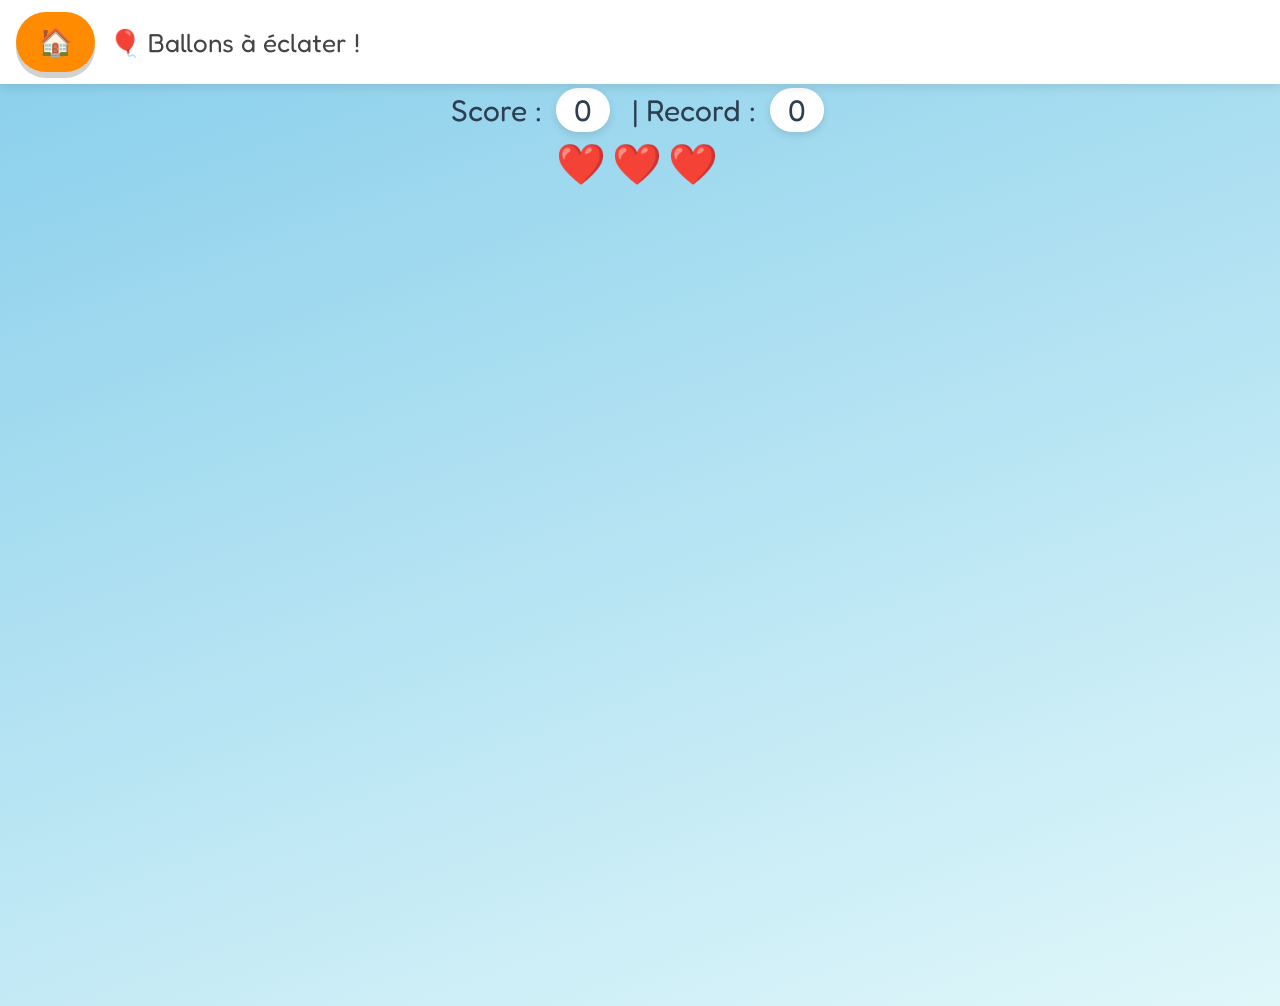
<file: jeu-ballons.html>
<!DOCTYPE html>
<html lang="fr">
<head>
  <meta charset="UTF-8" />
  <meta name="viewport" content="width=device-width, initial-scale=1.0, user-scalable=no" />
  <title>🎈 Ballons à éclater</title>
  <link rel="stylesheet" href="style.css" />
  <style>
    /* ---- Styles spécifiques aux ballons ---- */
    body { background: linear-gradient(160deg, #87CEEB 0%, #E0F7FA 100%); min-height: 100vh; }

    /* Zone de jeu = toute la hauteur visible */
    #balloon-area {
      position: relative;
      width: 100%;
      height: calc(100vh - 140px); /* hauteur = écran - nav - score */
      overflow: hidden;
    }

    /* Chaque ballon */
    .balloon {
      position: absolute;
      display: flex;
      align-items: center;
      justify-content: center;
      font-size: 3.6rem;       /* taille du ballon */
      cursor: pointer;
      user-select: none;
      /* Montée progressive */
      animation: rise linear forwards;
      will-change: transform;
      /* Zone de toucher généreuse */
      width: 80px;
      height: 80px;
      border-radius: 50%;
    }

    /* Animation de montée — la durée est définie en JS */
    @keyframes rise {
      from { transform: translateY(0) scale(1); }
      to   { transform: translateY(-110vh) scale(1.05); }
    }

    /* Animation d'explosion quand on clique */
    @keyframes explode {
      0%   { transform: scale(1);   opacity: 1; }
      40%  { transform: scale(1.8); opacity: .8; }
      100% { transform: scale(0);   opacity: 0; }
    }

    .balloon.popped {
      animation: explode .35s ease forwards !important;
      pointer-events: none;
    }

    /* Score stylisé */
    #score-display {
      font-family: 'Fredoka One', cursive;
      font-size: 1.5rem;
      text-align: center;
      padding: 8px;
      color: #2C3E50;
    }
    #score-display span {
      background: white;
      border-radius: 50px;
      padding: 4px 18px;
      box-shadow: 0 3px 8px rgba(0,0,0,.12);
      margin: 0 6px;
    }

    /* Message de félicitations */
    #message {
      text-align: center;
      font-family: 'Fredoka One', cursive;
      font-size: 2rem;
      color: #FF4B4B;
      min-height: 50px;
      padding: 4px;
    }

    /* Vies (cœurs) */
    #lives-display {
      text-align: center;
      font-size: 2rem;
      letter-spacing: 6px;
      min-height: 42px;
      padding: 2px 0 4px;
    }

    /* Overlay game over */
    #gameover-overlay {
      display: none;
      position: fixed;
      inset: 0;
      background: rgba(0,0,0,.55);
      z-index: 300;
      align-items: center;
      justify-content: center;
    }
    #gameover-overlay.show { display: flex; animation: fadeIn .3s ease; }
    #gameover-box {
      background: white;
      border-radius: 28px;
      padding: 32px 36px;
      text-align: center;
      max-width: 320px;
      width: 90%;
      box-shadow: 0 16px 40px rgba(0,0,0,.3);
      display: flex;
      flex-direction: column;
      align-items: center;
      gap: 6px;
    }
    #gameover-box #go-emoji { font-size: 4rem; animation: bounce 1s infinite; }
    #gameover-box h2   { font-family: 'Fredoka One', cursive; font-size: 2rem; color: #333; margin: 0; }
    #gameover-box p    { color: #777; font-size: 1rem; margin: 0 0 10px; }
    #btn-restart {
      background: var(--col-green);
      color: white;
      border: none;
      border-radius: 50px;
      padding: 14px 32px;
      font-family: 'Fredoka One', cursive;
      font-size: 1.3rem;
      cursor: pointer;
      box-shadow: 0 5px 0 rgba(0,0,0,.2);
    }
    /* Cœur perdu : animation de chute */
    @keyframes heart-lost {
      0%   { transform: scale(1.4); filter: grayscale(0); }
      100% { transform: scale(1);   filter: grayscale(1); opacity: .4; }
    }

    /* Particules d'explosion */
    .particle {
      position: absolute;
      width: 12px;
      height: 12px;
      border-radius: 50%;
      pointer-events: none;
      animation: particle-fly .6s ease-out forwards;
    }

    @keyframes particle-fly {
      0%   { transform: translate(0,0) scale(1); opacity: 1; }
      100% { transform: translate(var(--dx), var(--dy)) scale(0); opacity: 0; }
    }
  </style>
</head>
<body>

  <!-- Navigation : bouton maison -->
  <nav class="nav-bar">
    <a href="index.html" class="btn-home" aria-label="Retour au menu">🏠</a>
    <span class="nav-title">🎈 Ballons à éclater !</span>
  </nav>

  <!-- Score + vies -->
  <div id="score-display">
    Score : <span id="score">0</span> &nbsp;| Record : <span id="record">0</span>
  </div>
  <div id="lives-display" aria-live="polite"></div>

  <!-- Overlay game over -->
  <div id="gameover-overlay">
    <div id="gameover-box">
      <span id="go-emoji">😢</span>
      <h2 id="go-title">Perdu !</h2>
      <p  id="go-score"></p>
      <button id="btn-restart">🔄 Rejouer</button>
      <a href="index.html" class="btn-home" style="margin-top:10px;display:inline-flex">🏠 Accueil</a>
    </div>
  </div>

  <!-- Message -->
  <div id="message" aria-live="polite"></div>

  <!-- Zone où les ballons apparaissent -->
  <div id="balloon-area" aria-label="Zone de jeu des ballons"></div>

  <script>
    /* ============================================================
       Jeu : Ballons à éclater
       ============================================================
       Principe : des ballons montent depuis le bas.
       L'enfant clique / touche chaque ballon pour l'éclater.
       Chaque ballon éclaté = +1 point.
       ============================================================ */

    // Liste d'emojis de ballons de couleurs variées
    const BALLOONS = ['🎈','🎈','🎈','🎈','🎈','🎈','🎈','🎈','🎈','🎈'];
    const COLORS = [
      '#FF4B4B','#FF8C00','#FFD700','#4CAF50',
      '#2196F3','#9C27B0','#FF69B4','#00BCD4'
    ];

    const MAX_LIVES = 3;           // nombre de cœurs au départ
    let score  = 0;
    let lives  = MAX_LIVES;
    let running = false;           // false = jeu arrêté
    let record = parseInt(localStorage.getItem('balloon-record') || '0');
    let spawnTimer = null;
    let SPAWN_INTERVAL = 1200;

    const scoreEl   = document.getElementById('score');
    const recordEl  = document.getElementById('record');
    const livesEl   = document.getElementById('lives-display');
    const msgEl     = document.getElementById('message');
    const area      = document.getElementById('balloon-area');
    const goOverlay = document.getElementById('gameover-overlay');
    const goScore   = document.getElementById('go-score');
    const goEmoji   = document.getElementById('go-emoji');
    const goTitle   = document.getElementById('go-title');
    const btnRestart= document.getElementById('btn-restart');

    recordEl.textContent = record;

    /* Affiche les cœurs en fonction des vies restantes */
    function renderLives() {
      livesEl.textContent = '❤️'.repeat(lives) + '🖤'.repeat(MAX_LIVES - lives);
    }
    renderLives();

    /* Son de vie perdue */
    function playLoseLive() {
      if (!audioCtx) return;
      const t = audioCtx.currentTime;
      [300, 220].forEach((f, i) => {
        const tt = t + i * 0.15;
        const o = audioCtx.createOscillator(), g = audioCtx.createGain();
        o.connect(g); g.connect(audioCtx.destination);
        o.type = 'sawtooth'; o.frequency.value = f;
        g.gain.setValueAtTime(0.2, tt);
        g.gain.exponentialRampToValueAtTime(0.001, tt + 0.2);
        o.start(tt); o.stop(tt + 0.22);
      });
    }

    /* Game over */
    function gameOver() {
      running = false;
      clearInterval(spawnTimer);
      area.innerHTML = '';          // retire tous les ballons restants
      msgEl.textContent = '';

      if (score > record) {
        record = score;
        localStorage.setItem('balloon-record', record);
        recordEl.textContent = record;
        goEmoji.textContent = '🏆';
        goTitle.textContent = 'Nouveau record !';
      } else {
        goEmoji.textContent = '😢';
        goTitle.textContent = 'Perdu !';
      }
      goScore.textContent = 'Tu as éclaté ' + score + ' ballon' + (score > 1 ? 's' : '') + ' !';
      goOverlay.classList.add('show');
    }

    /* Réinitialise et relance la partie */
    function restartGame() {
      score  = 0;
      lives  = MAX_LIVES;
      running = true;
      SPAWN_INTERVAL = 1200;
      scoreEl.textContent = '0';
      msgEl.textContent   = '';
      renderLives();
      goOverlay.classList.remove('show');
      area.innerHTML = '';
      spawnBalloon();
      restartSpawnTimer();
    }

    btnRestart.addEventListener('click',      restartGame);
    btnRestart.addEventListener('touchstart', e => { e.preventDefault(); restartGame(); }, { passive: false });

    /* ============================================================
       AUDIO — pop de ballon et sons de félicitations
       AudioContext unique déverrouillé au premier tap (iOS/Android)
       ============================================================ */
    let audioCtx = null;

    function unlockAudio() {
      if (!audioCtx) audioCtx = new (window.AudioContext || window.webkitAudioContext)();
      if (audioCtx.state === 'suspended') audioCtx.resume();
      try {
        const b = audioCtx.createBuffer(1,1,22050);
        const s = audioCtx.createBufferSource();
        s.buffer = b; s.connect(audioCtx.destination); s.start(0);
      } catch(e) {}
    }

    /* Son POP (bruit d'éclatement) */
    function playPop() {
      if (!audioCtx) return;
      const t    = audioCtx.currentTime;
      const buf  = audioCtx.createBuffer(1, audioCtx.sampleRate * 0.12, audioCtx.sampleRate);
      const data = buf.getChannelData(0);
      /* Bruit blanc décroissant = "pop" */
      for (let i = 0; i < data.length; i++) {
        data[i] = (Math.random() * 2 - 1) * (1 - i / data.length);
      }
      const src  = audioCtx.createBufferSource();
      const gain = audioCtx.createGain();
      const filt = audioCtx.createBiquadFilter();
      src.buffer = buf;
      filt.type  = 'bandpass';
      filt.frequency.value = 800;
      src.connect(filt); filt.connect(gain); gain.connect(audioCtx.destination);
      gain.gain.setValueAtTime(0.6, t);
      gain.gain.exponentialRampToValueAtTime(0.001, t + 0.12);
      src.start(t);
    }

    /* Son fanfare tous les 5 ballons */
    function playMilestone() {
      if (!audioCtx) return;
      [523, 659, 784, 1046].forEach((freq, i) => {
        const t    = audioCtx.currentTime + i * 0.1;
        const osc  = audioCtx.createOscillator();
        const gain = audioCtx.createGain();
        osc.connect(gain); gain.connect(audioCtx.destination);
        osc.type = 'sine'; osc.frequency.value = freq;
        gain.gain.setValueAtTime(0.25, t);
        gain.gain.exponentialRampToValueAtTime(0.001, t + 0.18);
        osc.start(t); osc.stop(t + 0.2);
      });
    }

    /* --- Crée un ballon et l'ajoute à la zone --- */
    function spawnBalloon() {
      if (!running) return;  // ne spawne plus si le jeu est arrêté
      const balloon = document.createElement('div');
      balloon.className = 'balloon';

      // Emoji et couleur de fond aléatoires
      const colorIdx = Math.floor(Math.random() * COLORS.length);
      balloon.style.background = COLORS[colorIdx] + '44'; // légère teinte
      balloon.textContent = '🎈';

      // Position horizontale aléatoire (en restant dans les bords)
      const areaW = area.clientWidth;
      const left  = Math.random() * (areaW - 90) + 5;
      balloon.style.left = left + 'px';
      balloon.style.bottom = '-90px'; /* démarre sous l'écran */

      // Vitesse aléatoire : entre 3s et 6s
      const duration = (Math.random() * 3 + 3).toFixed(1);
      balloon.style.animationDuration = duration + 's';
      balloon.style.animationName = 'rise';

      // Filtre de couleur via hue-rotate pour varier la couleur du ballon emoji
      balloon.style.filter = `hue-rotate(${colorIdx * 45}deg)`;

      /* --- Écouteurs d'événements (click ET touch pour mobile) --- */
      function popBalloon(e) {
        e.preventDefault(); // évite double-déclenchement sur mobile
        if (balloon.classList.contains('popped')) return;

        unlockAudio();   // déverrouille iOS au premier tap
        playPop();       // son d'éclatement
        balloon.classList.add('popped');
        spawnParticles(balloon);

        // Incrémente le score
        score++;
        scoreEl.textContent = score;

        // Mise à jour du record
        if (score > record) {
          record = score;
          recordEl.textContent = record;
          localStorage.setItem('balloon-record', record);
        }

        // Messages d'encouragement variés
        const msgs = ['🌟 Bravo !','👏 Super !','🎉 Excellent !','✨ Waouh !','😄 Cool !'];
        msgEl.textContent = msgs[Math.floor(Math.random() * msgs.length)];
        setTimeout(() => { msgEl.textContent = ''; }, 800);

        // Accélère légèrement + fanfare toutes les 5 éclates
        if (score % 5 === 0 && SPAWN_INTERVAL > 500) {
          playMilestone();
          SPAWN_INTERVAL -= 100;
          restartSpawnTimer();
        }

        // Retire le ballon du DOM après l'animation
        setTimeout(() => balloon.remove(), 400);
      }

      balloon.addEventListener('click',      popBalloon, { passive: false });
      balloon.addEventListener('touchstart',  popBalloon, { passive: false });

      area.appendChild(balloon);

      // Ballon raté : enlève une vie
      setTimeout(() => {
        if (!balloon.classList.contains('popped') && running) {
          balloon.remove();
          lives--;
          renderLives();
          playLoseLive();
          msgEl.textContent = '💨 Raté !';
          setTimeout(() => { if (msgEl.textContent === '💨 Raté !') msgEl.textContent = ''; }, 700);
          if (lives <= 0) {
            gameOver();
          }
        } else if (!balloon.classList.contains('popped')) {
          balloon.remove();
        }
      }, duration * 1000 + 200);
    }

    /* --- Particules colorées lors de l'explosion --- */
    function spawnParticles(balloon) {
      const rect = balloon.getBoundingClientRect();
      const areaRect = area.getBoundingClientRect();
      const cx = rect.left - areaRect.left + rect.width / 2;
      const cy = rect.top  - areaRect.top  + rect.height / 2;

      for (let i = 0; i < 8; i++) {
        const p = document.createElement('div');
        p.className = 'particle';
        const angle = (i / 8) * Math.PI * 2;
        const dist  = 50 + Math.random() * 40;
        p.style.setProperty('--dx', Math.cos(angle) * dist + 'px');
        p.style.setProperty('--dy', Math.sin(angle) * dist + 'px');
        p.style.left = cx + 'px';
        p.style.top  = cy + 'px';
        p.style.background = COLORS[Math.floor(Math.random() * COLORS.length)];
        area.appendChild(p);
        setTimeout(() => p.remove(), 700);
      }
    }

    /* --- Lance / relance le minuteur de spawn --- */
    function restartSpawnTimer() {
      clearInterval(spawnTimer);
      spawnTimer = setInterval(spawnBalloon, SPAWN_INTERVAL);
    }

    /* --- Démarrage --- */
    running = true;
    spawnBalloon();
    restartSpawnTimer();
  </script>
</body>
</html>
</file>
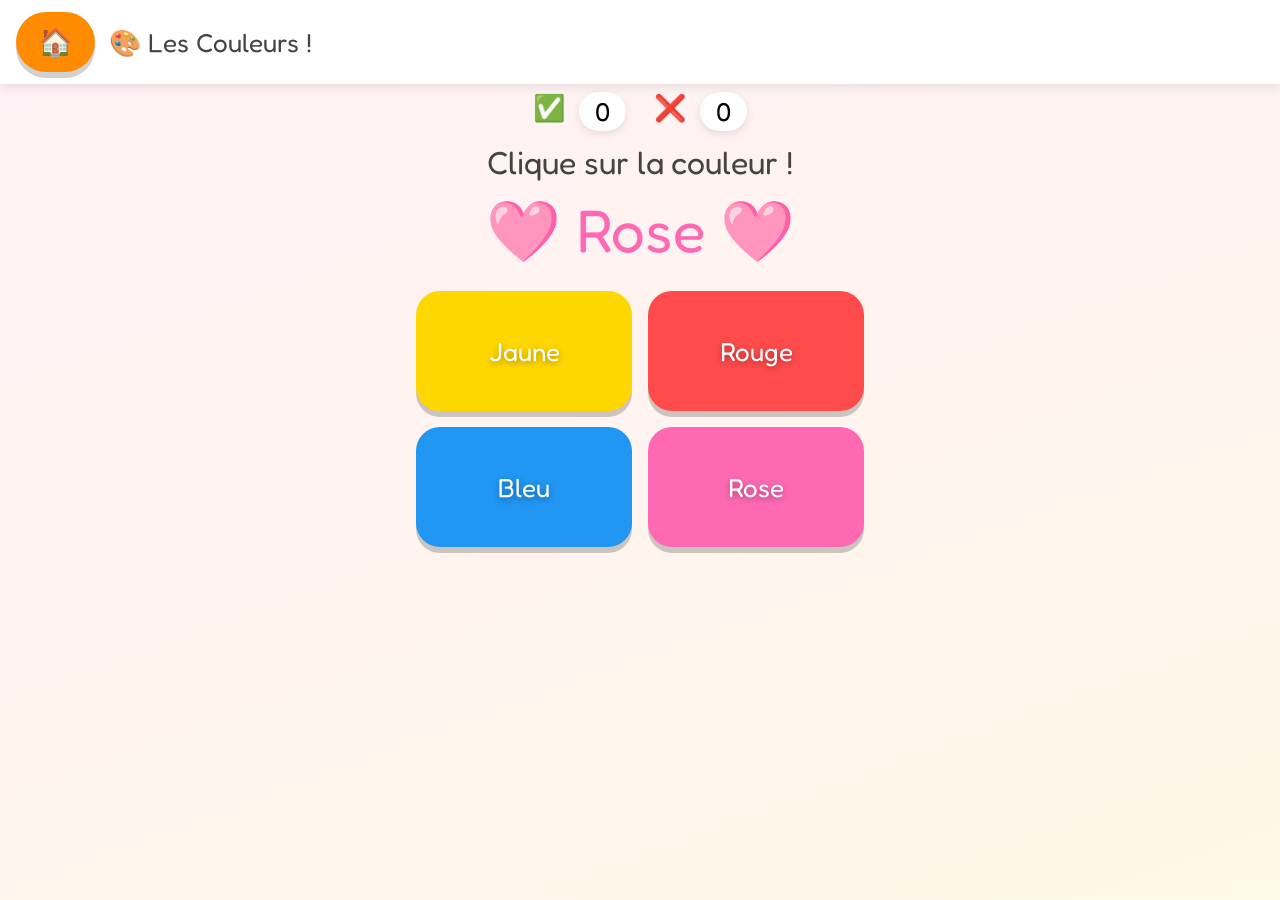
<file: jeu-couleurs.html>
<!DOCTYPE html>
<html lang="fr">
<head>
  <meta charset="UTF-8" />
  <meta name="viewport" content="width=device-width, initial-scale=1.0, user-scalable=no" />
  <title>🎨 Trouver la couleur</title>
  <link rel="stylesheet" href="style.css" />
  <style>
    /* ---- Styles spécifiques au jeu des couleurs ---- */
    body { background: linear-gradient(160deg, #fff0f6, #fff9e8); min-height: 100vh; }

    /* Consigne */
    #consigne {
      text-align: center;
      font-family: 'Fredoka One', cursive;
      font-size: 1.6rem;
      color: #444;
      padding: 12px 16px 4px;
    }

    /* Grand emoji / mot de couleur demandé */
    #color-asked {
      text-align: center;
      font-family: 'Fredoka One', cursive;
      font-size: 3rem;
      padding: 8px;
      min-height: 70px;
    }

    /* Grille de cercles de couleur à cliquer */
    #color-grid {
      display: grid;
      grid-template-columns: repeat(2, 1fr);
      gap: 16px;
      padding: 16px;
      max-width: 480px;
      margin: 0 auto;
    }

    /* Cercle / bouton de couleur */
    .color-btn {
      border: none;
      border-radius: 24px;
      height: 120px;
      cursor: pointer;
      box-shadow: 0 6px 0 rgba(0,0,0,.2);
      font-family: 'Fredoka One', cursive;
      font-size: 1.3rem;
      color: white;
      text-shadow: 0 2px 6px rgba(0,0,0,.35);
      transition: transform .15s, box-shadow .15s;
      display: flex;
      align-items: center;
      justify-content: center;
      position: relative;
      overflow: hidden;
    }

    .color-btn:active {
      transform: translateY(5px);
      box-shadow: 0 1px 0 rgba(0,0,0,.2);
    }

    /* Effet de vague au clic */
    .color-btn::after {
      content: '';
      position: absolute;
      width: 150%;
      height: 150%;
      background: rgba(255,255,255,.25);
      border-radius: 50%;
      transform: scale(0);
      transition: transform .4s ease-out, opacity .4s;
      opacity: 0;
    }
    .color-btn.ripple::after {
      transform: scale(1);
      opacity: 0;
    }

    /* Feedback */
    #feedback {
      text-align: center;
      font-family: 'Fredoka One', cursive;
      font-size: 2.4rem;
      min-height: 60px;
      padding: 8px;
    }

    /* Score */
    #score-zone {
      display: flex;
      justify-content: center;
      gap: 14px;
      font-family: 'Fredoka One', cursive;
      font-size: 1.3rem;
      padding: 8px 16px 0;
    }
    #score-zone span {
      background: white;
      border-radius: 50px;
      padding: 4px 16px;
      box-shadow: 0 3px 8px rgba(0,0,0,.1);
    }

    /* Animation sur la bonne réponse */
    @keyframes correct-flash {
      0%, 100% { transform: scale(1);   }
      50%       { transform: scale(1.12);}
    }
    .correct-flash { animation: correct-flash .35s ease; }
  </style>
</head>
<body>

  <nav class="nav-bar">
    <a href="index.html" class="btn-home" aria-label="Retour au menu">🏠</a>
    <span class="nav-title">🎨 Les Couleurs !</span>
  </nav>

  <!-- Score -->
  <div id="score-zone">
    ✅ <span id="good">0</span> &nbsp; ❌ <span id="bad">0</span>
  </div>

  <!-- Consigne -->
  <p id="consigne">Clique sur la couleur !</p>

  <!-- Couleur demandée affichée en gros -->
  <div id="color-asked" aria-live="polite"></div>

  <!-- Grille des boutons -->
  <div id="color-grid" role="list" aria-label="Choix de couleurs"></div>

  <!-- Feedback -->
  <div id="feedback" aria-live="polite"></div>

  <script>
    /* ============================================================
       Jeu : Trouver la bonne couleur
       ============================================================
       Principe : on demande une couleur par son NOM en français.
       L'enfant doit cliquer sur le bon rectangle coloré.
       ============================================================ */

    // Définition des couleurs (nom, code hex, emoji de confirmation)
    const COLORS = [
      { name: 'Rouge',   hex: '#FF4B4B', emoji: '🔴' },
      { name: 'Bleu',    hex: '#2196F3', emoji: '🔵' },
      { name: 'Jaune',   hex: '#FFD700', emoji: '🟡' },
      { name: 'Vert',    hex: '#4CAF50', emoji: '🟢' },
      { name: 'Orange',  hex: '#FF8C00', emoji: '🟠' },
      { name: 'Violet',  hex: '#9C27B0', emoji: '🟣' },
      { name: 'Rose',    hex: '#FF69B4', emoji: '🩷' },
      { name: 'Blanc',   hex: '#F0F0F0', emoji: '⚪' },
    ];

    let goodCount = 0;
    let badCount  = 0;
    let targetIndex = 0;
    let choices = [];

    const consigneEl = document.getElementById('consigne');
    const askedEl    = document.getElementById('color-asked');
    const gridEl     = document.getElementById('color-grid');
    const feedbackEl = document.getElementById('feedback');
    const goodEl     = document.getElementById('good');
    const badEl      = document.getElementById('bad');

    /* ============================================================
       AUDIO — sons de bonne/mauvaise réponse (iOS/Android safe)
       ============================================================ */
    let audioCtx = null;
    function unlockAudio() {
      if (!audioCtx) audioCtx = new (window.AudioContext || window.webkitAudioContext)();
      if (audioCtx.state === 'suspended') audioCtx.resume();
      try { const b=audioCtx.createBuffer(1,1,22050),s=audioCtx.createBufferSource(); s.buffer=b; s.connect(audioCtx.destination); s.start(0); } catch(e) {}
    }
    function playCorrect() {
      if (!audioCtx) return;
      [523,784].forEach((f,i)=>{ const t=audioCtx.currentTime+i*0.15,o=audioCtx.createOscillator(),g=audioCtx.createGain(); o.connect(g); g.connect(audioCtx.destination); o.type='sine'; o.frequency.value=f; g.gain.setValueAtTime(0.25,t); g.gain.exponentialRampToValueAtTime(0.001,t+0.22); o.start(t); o.stop(t+0.24); });
    }
    function playWrong() {
      if (!audioCtx) return;
      const t=audioCtx.currentTime,o=audioCtx.createOscillator(),g=audioCtx.createGain(); o.connect(g); g.connect(audioCtx.destination); o.type='sawtooth'; o.frequency.value=200; g.gain.setValueAtTime(0.2,t); g.gain.exponentialRampToValueAtTime(0.001,t+0.35); o.start(t); o.stop(t+0.37);
    }

    /* --- Mélange un tableau (Fisher-Yates) --- */
    function shuffle(arr) {
      const a = [...arr];
      for (let i = a.length - 1; i > 0; i--) {
        const j = Math.floor(Math.random() * (i + 1));
        [a[i], a[j]] = [a[j], a[i]];
      }
      return a;
    }

    /* --- Lance une nouvelle question --- */
    function newRound() {
      feedbackEl.textContent = '';

      // Choisit 4 couleurs aléatoires pour les boutons
      const shuffled = shuffle(COLORS);
      choices = shuffled.slice(0, 4);

      // La cible est l'une des 4 (au hasard)
      targetIndex = Math.floor(Math.random() * 4);
      const target = choices[targetIndex];

      // Affiche la consigne avec le nom en gros
      askedEl.textContent = target.emoji + ' ' + target.name + ' ' + target.emoji;
      askedEl.style.color = target.hex;

      // Crée les boutons
      gridEl.innerHTML = '';
      choices.forEach((col, i) => {
        const btn = document.createElement('button');
        btn.className = 'color-btn';
        btn.style.background = col.hex;
        btn.style.color = (col.hex === '#F0F0F0') ? '#888' : 'white';
        // Pour le blanc, afficher le nom en gris
        btn.textContent = col.name;
        btn.setAttribute('aria-label', `Couleur ${col.name}`);

        function handleClick(e) {
          e.preventDefault();
          if (btn.disabled) return;
          // Désactive tous les boutons
          gridEl.querySelectorAll('.color-btn').forEach(b => b.disabled = true);

          unlockAudio();
          if (i === targetIndex) {
            // Bonne réponse
            playCorrect();
            goodCount++;
            goodEl.textContent = goodCount;
            feedbackEl.textContent = '🌟 Bravo ! C\'est bien le ' + target.name + ' !';
            feedbackEl.style.color = '#4CAF50';
            btn.classList.add('correct-flash');
            setTimeout(newRound, 1400);
          } else {
            // Mauvaise réponse — montre la bonne couleur
            playWrong();
            badCount++;
            badEl.textContent = badCount;
            feedbackEl.textContent = '❌ Non ! Le ' + target.name + ' c\'est ici 👇';
            feedbackEl.style.color = '#FF4B4B';
            // Surligne le bon bouton
            gridEl.querySelectorAll('.color-btn')[targetIndex].style.outline = '5px solid white';
            setTimeout(newRound, 1800);
          }
        }

        btn.addEventListener('click',      handleClick, { passive: false });
        btn.addEventListener('touchstart', handleClick, { passive: false });
        gridEl.appendChild(btn);
      });
    }

    // Démarrage
    newRound();
  </script>
</body>
</html>
</file>
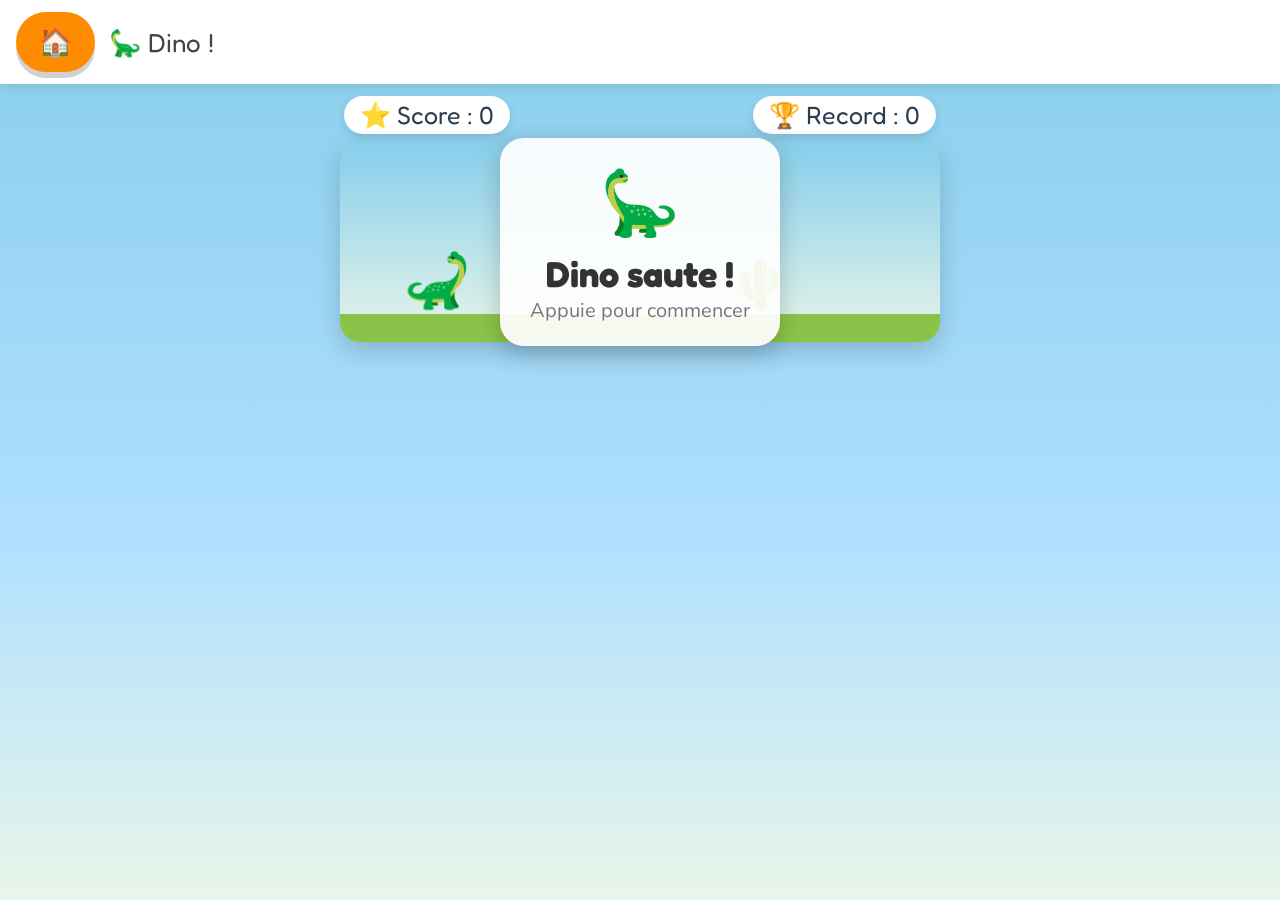
<file: jeu-dinosaure.html>
<!DOCTYPE html>
<html lang="fr">
<head>
  <meta charset="UTF-8" />
  <meta name="viewport" content="width=device-width, initial-scale=1.0, user-scalable=no" />
  <title>🦕 Dino !</title>
  <link rel="stylesheet" href="style.css" />
  <style>
    body {
      background: linear-gradient(180deg, #87CEEB 0%, #B0E0FF 60%, #E8F5E9 100%);
      min-height: 100vh;
      overflow: hidden;
    }

    /* ---- Zone de jeu canvas ---- */
    #game-wrap {
      display: flex;
      flex-direction: column;
      align-items: center;
      padding: 8px 12px 16px;
    }

    #game-canvas {
      border-radius: 20px;
      box-shadow: 0 8px 24px rgba(0,0,0,.18);
      background: transparent;
      touch-action: none;   /* empêche le scroll au tap */
      cursor: pointer;
      display: block;
      max-width: 100%;
    }

    /* ---- Infos score ---- */
    #hud {
      display: flex;
      justify-content: space-between;
      width: 100%;
      max-width: 600px;
      font-family: 'Fredoka One', cursive;
      font-size: 1.25rem;
      padding: 4px 4px 8px;
      color: #2C3E50;
    }
    #hud .pill {
      background: white;
      border-radius: 50px;
      padding: 4px 16px;
      box-shadow: 0 3px 8px rgba(0,0,0,.12);
    }

    /* ---- Écran de démarrage / game over (overlay sur le canvas) ---- */
    #overlay-msg {
      position: absolute;
      display: flex;
      flex-direction: column;
      align-items: center;
      justify-content: center;
      gap: 10px;
      pointer-events: none; /* les clics passent au canvas */
    }

    /* conteneur relatif pour superposer l'overlay */
    #canvas-container {
      position: relative;
      width: 100%;
      max-width: 600px;
    }

    #overlay-msg {
      inset: 0;
    }

    #overlay-box {
      background: rgba(255,255,255,.92);
      border-radius: 24px;
      padding: 22px 30px;
      text-align: center;
      box-shadow: 0 8px 24px rgba(0,0,0,.2);
    }
    #overlay-box .ov-emoji { font-size: 3.2rem; display: block; }
    #overlay-box h2 {
      font-family: 'Fredoka One', cursive;
      font-size: 1.8rem;
      color: #333;
      margin: 4px 0 2px;
    }
    #overlay-box p {
      font-family: 'Nunito', sans-serif;
      color: #777;
      font-size: 1rem;
      margin: 0;
    }
  </style>
</head>
<body>

  <nav class="nav-bar">
    <a href="index.html" class="btn-home" aria-label="Retour au menu">🏠</a>
    <span class="nav-title">🦕 Dino !</span>
  </nav>

  <!-- HUD score -->
  <div id="game-wrap">
    <div id="hud">
      <div class="pill">⭐ Score : <span id="score-display">0</span></div>
      <div class="pill">🏆 Record : <span id="record-display">0</span></div>
    </div>

    <!-- Canvas + overlay superposé -->
    <div id="canvas-container">
      <canvas id="game-canvas"></canvas>

      <div id="overlay-msg">
        <div id="overlay-box">
          <span class="ov-emoji" id="ov-emoji">🦕</span>
          <h2 id="ov-title">Dino saute !</h2>
          <p  id="ov-sub">Appuie pour commencer</p>
        </div>
      </div>
    </div>
  </div>

  <script>
    /* ============================================================
       JEU DU DINOSAURE
       ============================================================
       - Dino au sol, obstacles qui arrivent de droite
       - Tap / clic / espace = saut
       - Double-saut autorisé (une seule fois en l'air)
       - Vitesse augmente progressivement
       - Score sauvegardé en localStorage
       - Entièrement dessiné sur canvas avec emojis
       ============================================================ */

    const canvas  = document.getElementById('game-canvas');
    const ctx     = canvas.getContext('2d');
    const scoreEl = document.getElementById('score-display');
    const recEl   = document.getElementById('record-display');
    const ovMsg   = document.getElementById('overlay-msg');
    const ovBox   = document.getElementById('overlay-box');
    const ovEmoji = document.getElementById('ov-emoji');
    const ovTitle = document.getElementById('ov-title');
    const ovSub   = document.getElementById('ov-sub');

    /* ---- Dimensions (responsive) ---- */
    const BASE_W = 600;
    const BASE_H = 200;
    let scale    = 1;

    function resizeCanvas() {
      const maxW  = Math.min(window.innerWidth - 24, 600);
      scale       = maxW / BASE_W;
      canvas.width  = maxW;
      canvas.height = BASE_H * scale;
    }
    resizeCanvas();
    window.addEventListener('resize', () => { resizeCanvas(); });

    /* Convertit une coordonnée logique en pixel canvas */
    const S = v => v * scale;

    /* ---- Constantes physiques ---- */
    const GROUND_Y   = BASE_H - 30;  // Y du sol (logique)
    const DINO_W     = 50;
    const DINO_H     = 54;
    const GRAVITY    = 0.7;
    const JUMP_FORCE = -14;

    /* ---- État du jeu ---- */
    let state        = 'idle';   // 'idle' | 'running' | 'dead'
    let score        = 0;
    let record       = parseInt(localStorage.getItem('dino-record') || '0');
    let frameCount   = 0;
    let gameSpeed    = 2.5;      // vitesse initiale douce pour les enfants
    let animFrame    = null;

    /* ---- Dino ---- */
    const dino = {
      x: 70, y: GROUND_Y - DINO_H,
      vy: 0,
      jumps: 0,          // 0=au sol, 1=premier saut, 2=double saut
      frame: 0,          // pour l'animation des pattes
    };

    /* ---- Obstacles ---- */
    let obstacles = [];

    /* ---- Nuages décoratifs ---- */
    let clouds = [
      { x: 100, y: 20, speed: 0.4, size: 1   },
      { x: 300, y: 35, speed: 0.3, size: 0.7 },
      { x: 500, y: 15, speed: 0.5, size: 0.9 },
    ];

    /* ---- Sol avec motif ---- */
    let groundOffset = 0;

    /* ---- Emojis utilisés ---- */
    const DINO_EMOJIS   = ['🦕', '🦖'];
    const CACTUS_EMOJIS = ['🌵', '🌴', '🪨', '🌳'];
    const BIRD_EMOJI    = '🦅';
    let   dinoEmoji     = '🦕';

    /* ============================================================
       UTILITAIRES
       ============================================================ */
    function randInt(a, b) { return Math.floor(Math.random() * (b - a + 1)) + a; }

    function drawEmoji(emoji, x, y, size) {
      ctx.font = `${S(size)}px serif`;
      ctx.textAlign    = 'left';
      ctx.textBaseline = 'top';
      ctx.fillText(emoji, S(x), S(y));
    }

    /* Dessine le dino retourné horizontalement (il regarde à droite) */
    function drawDino(emoji, x, y, size) {
      ctx.save();
      /* On translate au centre du dino puis on inverse l'axe X */
      ctx.translate(S(x + size / 2), 0);
      ctx.scale(-1, 1);
      ctx.font = `${S(size)}px serif`;
      ctx.textAlign    = 'center';
      ctx.textBaseline = 'top';
      ctx.fillText(emoji, 0, S(y));
      ctx.restore();
    }

    /* ============================================================
       SAUT
       ============================================================ */
    /* ============================================================
       SONS (AudioContext)
       ============================================================ */
    let audioCtx = null;

    /* Crée ET déverrouille l'AudioContext depuis un geste direct.
       Appelé au début de jump() pour garantir que le contexte est
       actif dès le premier tap, même sur iOS. */
    function unlockAudio() {
      if (!audioCtx) {
        audioCtx = new (window.AudioContext || window.webkitAudioContext)();
      }
      if (audioCtx.state === 'suspended') audioCtx.resume();
      /* iOS : buffer silencieux pour débloquer le contexte */
      try {
        const buf = audioCtx.createBuffer(1, 1, 22050);
        const src = audioCtx.createBufferSource();
        src.buffer = buf;
        src.connect(audioCtx.destination);
        src.start(0);
      } catch(e) {}
    }

    function getCtx() {
      if (!audioCtx) audioCtx = new (window.AudioContext || window.webkitAudioContext)();
      if (audioCtx.state === 'suspended') audioCtx.resume();
      return audioCtx;
    }

    function jump() {
      /* Déverrouille l'audio à chaque tap — iOS exige un geste
         direct pour résumer l'AudioContext */
      unlockAudio();

      if (state === 'idle' || state === 'dead') {
        startGame();
        return;
      }
      if (dino.jumps < 2) {
        dino.vy     = JUMP_FORCE;
        dino.jumps++;
        playJumpSound();
      }
    }

    function playJumpSound() {
      try {
        const ac   = getCtx();
        const osc  = ac.createOscillator();
        const gain = ac.createGain();
        osc.connect(gain); gain.connect(ac.destination);
        osc.type = 'sine';
        osc.frequency.setValueAtTime(300, ac.currentTime);
        osc.frequency.exponentialRampToValueAtTime(600, ac.currentTime + 0.12);
        gain.gain.setValueAtTime(0.18, ac.currentTime);
        gain.gain.exponentialRampToValueAtTime(0.001, ac.currentTime + 0.15);
        osc.start(ac.currentTime); osc.stop(ac.currentTime + 0.16);
      } catch(e) {}
    }

    function playDeadSound() {
      try {
        const ac    = getCtx();
        const notes = [400, 300, 200];
        notes.forEach((f, i) => {
          const t    = ac.currentTime + i * 0.12;
          const osc  = ac.createOscillator();
          const gain = ac.createGain();
          osc.connect(gain); gain.connect(ac.destination);
          osc.type = 'sawtooth'; osc.frequency.value = f;
          gain.gain.setValueAtTime(0.2, t);
          gain.gain.exponentialRampToValueAtTime(0.001, t + 0.1);
          osc.start(t); osc.stop(t + 0.12);
        });
      } catch(e) {}
    }

    function playScoreSound() {
      try {
        const ac   = getCtx();
        const osc  = ac.createOscillator();
        const gain = ac.createGain();
        osc.connect(gain); gain.connect(ac.destination);
        osc.type = 'sine'; osc.frequency.value = 880;
        gain.gain.setValueAtTime(0.15, ac.currentTime);
        gain.gain.exponentialRampToValueAtTime(0.001, ac.currentTime + 0.08);
        osc.start(ac.currentTime); osc.stop(ac.currentTime + 0.1);
      } catch(e) {}
    }

    /* ============================================================
       SPAWN OBSTACLES
       ============================================================ */
    function spawnObstacle() {
      // Parfois un oiseau (en hauteur), sinon un cactus/rocher au sol
      const isBird  = score > 10 && Math.random() < 0.25;
      const emoji   = isBird
        ? BIRD_EMOJI
        : CACTUS_EMOJIS[randInt(0, CACTUS_EMOJIS.length - 1)];
      const size    = isBird ? 36 : randInt(34, 52);
      const yPos    = isBird
        ? GROUND_Y - DINO_H - randInt(10, 40)   // en l'air
        : GROUND_Y - size;                        // au sol
      const w       = size;
      const gap     = randInt(280, 480);          // distance avant le prochain

      obstacles.push({ x: BASE_W + 40, y: yPos, w, h: size, emoji, size, gap });
    }

    /* ============================================================
       COLLISION (boîte réduite pour plus de tolérance)
       ============================================================ */
    function checkCollision(obs) {
      const margin = 10; // pixels de marge (logique)
      const dx = dino.x + margin;
      const dw = DINO_W - margin * 2;
      const dy = dino.y + margin;
      const dh = DINO_H - margin * 2;

      return (
        dx < obs.x + obs.w - margin &&
        dx + dw > obs.x + margin    &&
        dy < obs.y + obs.h - margin &&
        dy + dh > obs.y + margin
      );
    }

    /* ============================================================
       DÉMARRAGE / RESET
       ============================================================ */
    function startGame() {
      state      = 'running';
      score      = 0;
      frameCount = 0;
      gameSpeed  = 2.5;
      obstacles  = [];
      dino.y     = GROUND_Y - DINO_H;
      dino.vy    = 0;
      dino.jumps = 0;
      dinoEmoji  = DINO_EMOJIS[randInt(0, 1)];
      ovMsg.style.display = 'none';
      scoreEl.textContent = '0';
      recEl.textContent   = record;
      if (animFrame) cancelAnimationFrame(animFrame);
      gameLoop();
    }

    function gameOver() {
      state = 'dead';
      playDeadSound();
      if (score > record) {
        record = score;
        localStorage.setItem('dino-record', record);
        recEl.textContent = record;
      }
      ovEmoji.textContent = '😵';
      ovTitle.textContent = 'Aïe ! Score : ' + score;
      ovSub.textContent   = score > 5
        ? 'Bien joué ! Appuie pour rejouer 🔄'
        : 'Appuie pour réessayer ! 💪';
      ovMsg.style.display = 'flex';
    }

    /* ============================================================
       BOUCLE PRINCIPALE
       ============================================================ */
    function gameLoop() {
      if (state !== 'running') return;
      animFrame = requestAnimationFrame(gameLoop);

      frameCount++;
      ctx.clearRect(0, 0, canvas.width, canvas.height);

      /* --- Ciel dégradé --- */
      const skyGrad = ctx.createLinearGradient(0, 0, 0, canvas.height);
      skyGrad.addColorStop(0,   '#87CEEB');
      skyGrad.addColorStop(0.7, '#C9E8FF');
      skyGrad.addColorStop(1,   '#E8F5E9');
      ctx.fillStyle = skyGrad;
      ctx.fillRect(0, 0, canvas.width, canvas.height);

      /* --- Nuages --- */
      clouds.forEach(c => {
        c.x -= c.speed * scale;
        if (c.x < -80) c.x = BASE_W + 40;
        drawEmoji('☁️', c.x, c.y, 32 * c.size);
      });

      /* --- Sol --- */
      groundOffset = (groundOffset + gameSpeed * scale) % (30 * scale);
      ctx.fillStyle = '#8BC34A';
      ctx.fillRect(0, S(GROUND_Y + 2), canvas.width, S(28));
      ctx.fillStyle = '#7CB342';
      ctx.fillRect(0, S(GROUND_Y + 2), canvas.width, S(6));
      /* Tirets du sol */
      ctx.fillStyle = '#9CCC65';
      for (let x = -groundOffset; x < canvas.width; x += S(30)) {
        ctx.fillRect(x, S(GROUND_Y + 8), S(18), S(3));
      }

      /* --- Dino physique --- */
      dino.vy += GRAVITY;
      dino.y  += dino.vy;
      if (dino.y >= GROUND_Y - DINO_H) {
        dino.y     = GROUND_Y - DINO_H;
        dino.vy    = 0;
        dino.jumps = 0;
      }

      /* Animation pattes (oscille quand au sol) */
      if (dino.jumps === 0) {
        dino.frame = Math.floor(frameCount / 6) % 2;
      }

      /* Dessin du dino */
      const dinoYdraw = dino.y - (dino.jumps === 0 ? dino.frame * 2 : 0);
      drawDino(dinoEmoji, dino.x, dinoYdraw, DINO_H);

      /* --- Obstacles --- */
      // Spawn du premier obstacle et gestion du gap
      if (obstacles.length === 0) {
        spawnObstacle();
      }
      const last = obstacles[obstacles.length - 1];
      if (last && BASE_W - last.x >= last.gap) {
        spawnObstacle();
      }

      for (let i = obstacles.length - 1; i >= 0; i--) {
        const obs = obstacles[i];
        obs.x -= gameSpeed;
        drawEmoji(obs.emoji, obs.x, obs.y, obs.size);

        /* Collision */
        if (checkCollision(obs)) {
          gameOver();
          return;
        }

        /* Obstacle passé = +1 point */
        if (!obs.passed && obs.x + obs.w < dino.x) {
          obs.passed = true;
          score++;
          scoreEl.textContent = score;
          if (score % 5 === 0) playScoreSound();
          /* Accélère progressivement, max 14 */
          if (gameSpeed < 8) gameSpeed += 0.12;
        }

        /* Nettoie les obstacles hors écran */
        if (obs.x + obs.w < -60) obstacles.splice(i, 1);
      }

      /* --- Score dans le canvas (petit, coin droit) --- */
      ctx.font         = `bold ${S(16)}px 'Fredoka One', cursive`;
      ctx.fillStyle    = 'rgba(0,0,0,.25)';
      ctx.textAlign    = 'right';
      ctx.textBaseline = 'top';
      ctx.fillText('⭐ ' + score, canvas.width - S(8), S(8));
    }

    /* ============================================================
       RENDU DE L'ÉCRAN IDLE (avant démarrage)
       ============================================================ */
    function drawIdle() {
      ctx.clearRect(0, 0, canvas.width, canvas.height);
      const skyGrad = ctx.createLinearGradient(0, 0, 0, canvas.height);
      skyGrad.addColorStop(0,   '#87CEEB');
      skyGrad.addColorStop(1,   '#E8F5E9');
      ctx.fillStyle = skyGrad;
      ctx.fillRect(0, 0, canvas.width, canvas.height);
      ctx.fillStyle = '#8BC34A';
      ctx.fillRect(0, S(GROUND_Y + 2), canvas.width, S(28));
      drawDino('🦕', dino.x, GROUND_Y - DINO_H, DINO_H);
      drawEmoji('🌵', BASE_W * 0.65, GROUND_Y - 48, 48);
    }
    drawIdle();

    /* Affiche l'overlay de départ */
    recEl.textContent   = record;
    ovMsg.style.display = 'flex';

    /* ============================================================
       CONTRÔLES
       ============================================================ */

    /* Tap / clic sur le canvas */
    canvas.addEventListener('touchstart', e => {
      e.preventDefault();
      jump();
    }, { passive: false });

    canvas.addEventListener('click', e => {
      e.preventDefault();
      jump();
    });

    /* Touche espace / flèche haut pour desktop */
    document.addEventListener('keydown', e => {
      if (e.code === 'Space' || e.code === 'ArrowUp') {
        e.preventDefault();
        jump();
      }
    });

    /* Clic sur l'overlay aussi */
    ovMsg.addEventListener('click',      e => { e.stopPropagation(); jump(); });
    ovMsg.addEventListener('touchstart', e => { e.preventDefault(); e.stopPropagation(); jump(); }, { passive: false });
  </script>
</body>
</html>
</file>
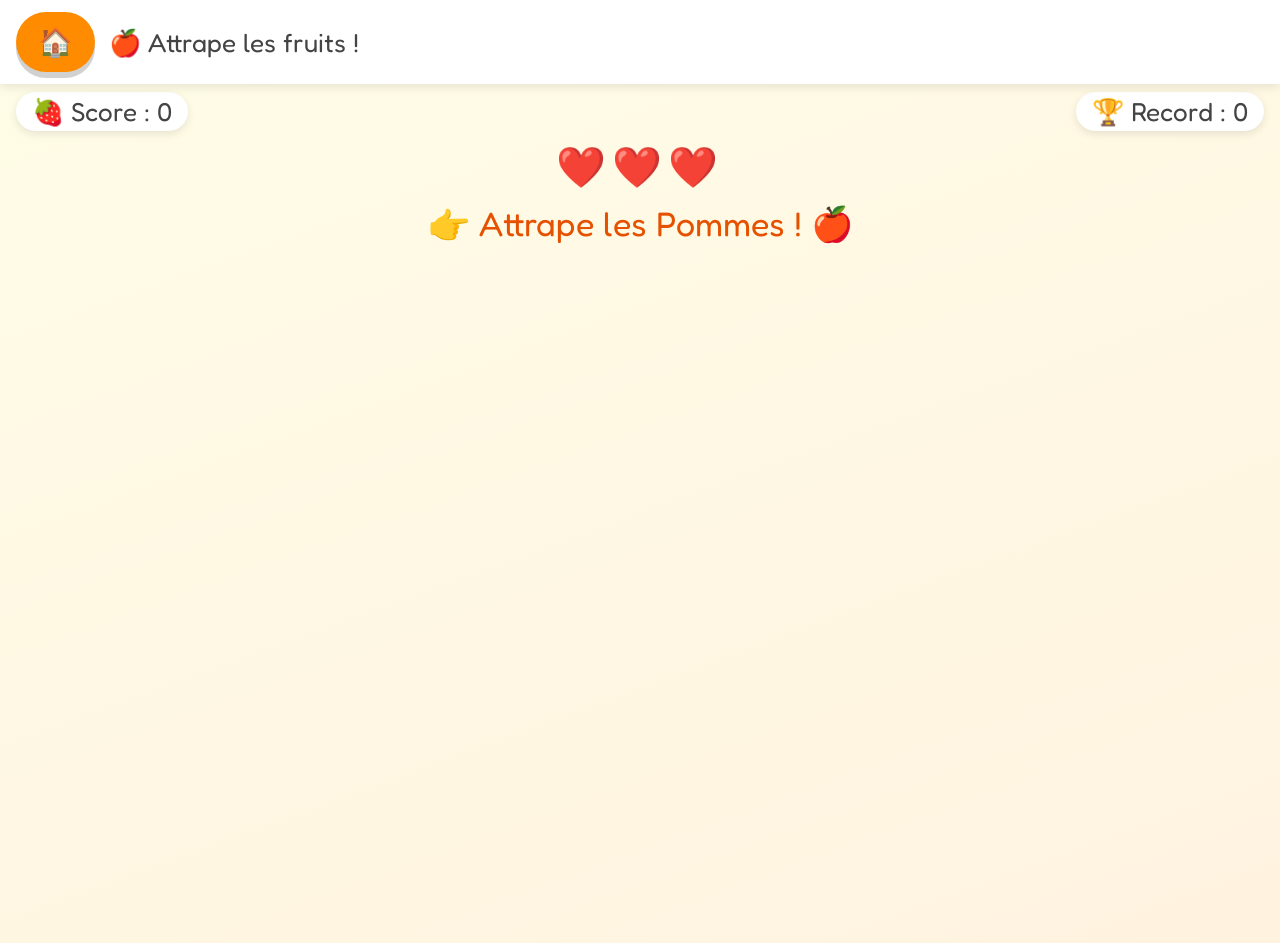
<file: jeu-fruits.html>
<!DOCTYPE html>
<html lang="fr">
<head>
  <meta charset="UTF-8" />
  <meta name="viewport" content="width=device-width, initial-scale=1.0, user-scalable=no" />
  <title>🍎 Attraper les fruits</title>
  <link rel="stylesheet" href="style.css" />
  <style>
    body { background: linear-gradient(160deg, #FFFDE7, #FFF3E0); min-height: 100vh; }

    /* ---- Barre du haut : score + vies ---- */
    #top-bar {
      display: flex;
      align-items: center;
      justify-content: space-between;
      padding: 8px 16px;
      font-family: 'Fredoka One', cursive;
      font-size: 1.3rem;
    }
    #top-bar .pill {
      background: white;
      border-radius: 50px;
      padding: 4px 16px;
      box-shadow: 0 3px 8px rgba(0,0,0,.1);
      color: #444;
    }

    /* Cœurs */
    #lives-bar {
      text-align: center;
      font-size: 2rem;
      letter-spacing: 6px;
      padding: 2px 0 4px;
      min-height: 44px;
    }

    /* Consigne */
    #consigne {
      text-align: center;
      font-family: 'Fredoka One', cursive;
      font-size: 1.7rem;
      color: #E65100;
      padding: 4px 12px 6px;
      min-height: 54px;
    }

    /* Terrain de jeu */
    #fruit-area {
      position: relative;
      width: 100%;
      height: calc(100vh - 210px);
      overflow: hidden;
    }

    /* Un fruit tombant */
    .fruit {
      position: absolute;
      font-size: 3.4rem;
      cursor: pointer;
      user-select: none;
      animation: fall linear forwards;
      will-change: transform;
      width: 70px;
      height: 70px;
      display: flex;
      align-items: center;
      justify-content: center;
      border-radius: 50%;
    }

    @keyframes fall {
      from { transform: translateY(-80px) rotate(0deg);   }
      to   { transform: translateY(110vh) rotate(360deg); }
    }

    /* Fruit attrapé */
    @keyframes catch-anim {
      0%   { transform: scale(1);   opacity: 1; }
      50%  { transform: scale(1.7); opacity: .7; }
      100% { transform: scale(0);   opacity: 0; }
    }
    .fruit.caught {
      animation: catch-anim .3s ease forwards !important;
      pointer-events: none;
    }

    /* Mauvais fruit — secousse */
    @keyframes shake {
      0%, 100% { transform: translateX(0); }
      20%       { transform: translateX(-10px); }
      40%       { transform: translateX(10px);  }
      60%       { transform: translateX(-8px);  }
      80%       { transform: translateX(8px);   }
    }
    .fruit.wrong-shake { animation: shake .4s ease !important; }

    /* Fruit raté — fond rouge flash */
    .fruit.missed {
      animation: none !important;
      filter: grayscale(1) brightness(.5);
      opacity: 0.4;
    }

    /* Message flottant */
    .float-msg {
      position: absolute;
      font-family: 'Fredoka One', cursive;
      font-size: 1.6rem;
      pointer-events: none;
      animation: float-up .8s ease forwards;
      z-index: 10;
    }
    @keyframes float-up {
      0%   { opacity: 1; transform: translateY(0);    }
      100% { opacity: 0; transform: translateY(-60px); }
    }

    /* Overlay fin de partie */
    #end-overlay {
      display: none;
      position: fixed;
      inset: 0;
      background: rgba(0,0,0,.5);
      z-index: 200;
      align-items: center;
      justify-content: center;
    }
    #end-overlay.show { display: flex; animation: fadeIn .3s ease; }
    #end-box {
      background: white;
      border-radius: 28px;
      padding: 32px 36px;
      text-align: center;
      max-width: 320px;
      width: 90%;
      box-shadow: 0 16px 40px rgba(0,0,0,.3);
    }
    #end-box .big { font-size: 3.5rem; display: block; margin-bottom: 10px; animation: bounce 1s infinite; }
    #end-box h2   { font-family: 'Fredoka One', cursive; font-size: 2rem; color: #333; margin: 0 0 6px; }
    #end-box p    { color: #777; margin: 0 0 20px; font-size: 1.1rem; }
    .end-btns     { display: flex; gap: 10px; justify-content: center; flex-wrap: wrap; }
    .end-btns button, .end-btns a {
      background: var(--col-green);
      color: white;
      border: none;
      border-radius: 50px;
      padding: 12px 22px;
      font-family: 'Fredoka One', cursive;
      font-size: 1.1rem;
      cursor: pointer;
      text-decoration: none;
      box-shadow: 0 4px 0 rgba(0,0,0,.15);
    }
    .end-btns a { background: var(--col-orange); }
  </style>
</head>
<body>

  <nav class="nav-bar">
    <a href="index.html" class="btn-home" aria-label="Retour au menu">🏠</a>
    <span class="nav-title">🍎 Attrape les fruits !</span>
  </nav>

  <!-- Score -->
  <div id="top-bar">
    <div class="pill">🍓 Score : <span id="score">0</span></div>
    <div class="pill">🏆 Record : <span id="record">0</span></div>
  </div>

  <!-- Vies (cœurs) -->
  <div id="lives-bar" aria-live="polite"></div>

  <!-- Consigne -->
  <div id="consigne" aria-live="polite"></div>

  <!-- Terrain -->
  <div id="fruit-area"></div>

  <!-- Overlay fin de partie -->
  <div id="end-overlay">
    <div id="end-box">
      <span class="big" id="end-emoji">💔</span>
      <h2 id="end-title">Perdu !</h2>
      <p id="end-score"></p>
      <div class="end-btns">
        <button id="btn-restart">🔄 Rejouer</button>
        <a href="index.html">🏠 Accueil</a>
      </div>
    </div>
  </div>

  <script>
    /* ============================================================
       Jeu : Attraper les fruits — v2 (3 vies, pas de timer)
       ============================================================
       Règles :
         - Le jeu demande d'attraper un type de fruit
         - Attraper le bon fruit = +1 point 🌟
         - Rater le fruit demandé (il tombe sans être cliqué) = -1 vie ❤️
         - Cliquer sur le mauvais fruit = -1 vie ❤️
         - 0 vie = game over
         - Cible change tous les 5 fruits attrapés
       ============================================================ */

    const MAX_LIVES = 3;

    const ALL_FRUITS = [
      { name: 'Pomme',    emoji: '🍎' },
      { name: 'Banane',   emoji: '🍌' },
      { name: 'Orange',   emoji: '🍊' },
      { name: 'Fraise',   emoji: '🍓' },
      { name: 'Raisin',   emoji: '🍇' },
      { name: 'Pastèque', emoji: '🍉' },
      { name: 'Pêche',    emoji: '🍑' },
      { name: 'Ananas',   emoji: '🍍' },
    ];

    let score        = 0;
    let lives        = MAX_LIVES;
    let target       = null;
    let running      = false;
    let spawnInterval= null;
    let record       = parseInt(localStorage.getItem('fruits-record') || '0');

    const scoreEl   = document.getElementById('score');
    const recordEl  = document.getElementById('record');
    const livesEl   = document.getElementById('lives-bar');
    const consEl    = document.getElementById('consigne');
    const area      = document.getElementById('fruit-area');
    const endOverlay= document.getElementById('end-overlay');
    const endEmoji  = document.getElementById('end-emoji');
    const endTitle  = document.getElementById('end-title');
    const endScore  = document.getElementById('end-score');
    const btnRestart= document.getElementById('btn-restart');

    recordEl.textContent = record;

    /* ============================================================
       AUDIO (iOS/Android safe)
       ============================================================ */
    let audioCtx = null;
    function unlockAudio() {
      if (!audioCtx) audioCtx = new (window.AudioContext || window.webkitAudioContext)();
      if (audioCtx.state === 'suspended') audioCtx.resume();
      try {
        const b = audioCtx.createBuffer(1,1,22050);
        const s = audioCtx.createBufferSource();
        s.buffer = b; s.connect(audioCtx.destination); s.start(0);
      } catch(e) {}
    }
    function playCatch() {
      if (!audioCtx) return;
      const t=audioCtx.currentTime, o=audioCtx.createOscillator(), g=audioCtx.createGain();
      o.connect(g); g.connect(audioCtx.destination);
      o.type='sine';
      o.frequency.setValueAtTime(400,t);
      o.frequency.exponentialRampToValueAtTime(800,t+0.1);
      g.gain.setValueAtTime(0.25,t);
      g.gain.exponentialRampToValueAtTime(0.001,t+0.15);
      o.start(t); o.stop(t+0.17);
    }
    function playLoseLife() {
      if (!audioCtx) return;
      [300,220].forEach((f,i) => {
        const t=audioCtx.currentTime+i*0.14, o=audioCtx.createOscillator(), g=audioCtx.createGain();
        o.connect(g); g.connect(audioCtx.destination);
        o.type='sawtooth'; o.frequency.value=f;
        g.gain.setValueAtTime(0.2,t);
        g.gain.exponentialRampToValueAtTime(0.001,t+0.18);
        o.start(t); o.stop(t+0.2);
      });
    }
    function playGameOver() {
      if (!audioCtx) return;
      [300,250,180].forEach((f,i) => {
        const t=audioCtx.currentTime+i*0.15, o=audioCtx.createOscillator(), g=audioCtx.createGain();
        o.connect(g); g.connect(audioCtx.destination);
        o.type='sawtooth'; o.frequency.value=f;
        g.gain.setValueAtTime(0.22,t);
        g.gain.exponentialRampToValueAtTime(0.001,t+0.18);
        o.start(t); o.stop(t+0.2);
      });
    }

    /* ============================================================
       AFFICHAGE DES VIES
       ============================================================ */
    function renderLives() {
      livesEl.textContent = '❤️'.repeat(lives) + '🖤'.repeat(MAX_LIVES - lives);
    }

    /* ============================================================
       PERTE DE VIE
       ============================================================ */
    function loseLife(reason) {
      if (!running) return;
      lives--;
      renderLives();
      playLoseLife();
      showFloatMsg(reason, area.clientWidth / 2, 20, '#FF4B4B');
      if (lives <= 0) {
        gameOver();
      }
    }

    /* ============================================================
       GAME OVER
       ============================================================ */
    function gameOver() {
      running = false;
      clearInterval(spawnInterval);
      area.innerHTML = '';
      playGameOver();

      if (score > record) {
        record = score;
        localStorage.setItem('fruits-record', record);
        recordEl.textContent = record;
        endEmoji.textContent = '🏆';
        endTitle.textContent = 'Nouveau record !';
      } else if (score >= 10) {
        endEmoji.textContent = '🌟';
        endTitle.textContent = 'Bravo !';
      } else {
        endEmoji.textContent = '💔';
        endTitle.textContent = 'Perdu !';
      }
      endScore.textContent = 'Tu as attrapé ' + score + ' fruit' + (score > 1 ? 's' : '') + ' !';
      endOverlay.classList.add('show');
    }

    /* ============================================================
       CIBLE
       ============================================================ */
    function pickTarget() {
      const idx = Math.floor(Math.random() * ALL_FRUITS.length);
      target = ALL_FRUITS[idx];
      consEl.textContent = '👉 Attrape les ' + target.name + 's ! ' + target.emoji;
    }

    /* ============================================================
       SPAWN D'UN FRUIT
       ============================================================ */
    function spawnFruit() {
      if (!running) return;

      /* Pool : plus de chances d'avoir la cible pour les enfants */
      const pool = [...ALL_FRUITS, target, target, target];
      const chosen = pool[Math.floor(Math.random() * pool.length)];

      const fruit = document.createElement('div');
      fruit.className  = 'fruit';
      fruit.textContent = chosen.emoji;

      const areaW   = area.clientWidth;
      const left    = Math.random() * (areaW - 80) + 5;
      fruit.style.left = left + 'px';

      /* Durée de chute : 3 à 5s, assez lent pour les petits */
      const duration = (Math.random() * 2 + 3).toFixed(1);
      fruit.style.animationDuration = duration + 's';

      const isTarget = chosen.name === target.name;

      /* ---- Tap sur le fruit ---- */
      function handleTap(e) {
        e.preventDefault();
        if (!running) return;
        if (fruit.classList.contains('caught') || fruit.classList.contains('wrong-shake')) return;

        unlockAudio();

        if (isTarget) {
          /* ✅ Bon fruit */
          fruit.classList.add('caught');
          playCatch();
          score++;
          scoreEl.textContent = score;
          if (score > record) {
            record = score;
            localStorage.setItem('fruits-record', record);
            recordEl.textContent = record;
          }
          showFloatMsg('+1 🌟', left + 20, 40, '#4CAF50');
          /* Change de cible tous les 5 fruits */
          if (score % 5 === 0) pickTarget();
          setTimeout(() => fruit.remove(), 350);
        } else {
          /* ❌ Mauvais fruit */
          fruit.classList.add('wrong-shake');
          showFloatMsg('💔 Mauvais fruit !', left, 40, '#FF4B4B');
          loseLife('💔');
          setTimeout(() => fruit.classList.remove('wrong-shake'), 450);
        }
      }

      fruit.addEventListener('click',      handleTap, { passive: false });
      fruit.addEventListener('touchstart', handleTap, { passive: false });

      area.appendChild(fruit);

      /* Le fruit touche le bas — si c'était la cible, -1 vie */
      setTimeout(() => {
        if (!fruit.isConnected) return;  // déjà supprimé (attrapé)
        if (running && isTarget && !fruit.classList.contains('caught')) {
          loseLife('💨 Raté !');
        }
        fruit.remove();
      }, parseFloat(duration) * 1000 + 100);
    }

    /* ============================================================
       MESSAGE FLOTTANT
       ============================================================ */
    function showFloatMsg(text, x, y, color) {
      const msg = document.createElement('div');
      msg.className   = 'float-msg';
      msg.textContent = text;
      msg.style.left  = Math.max(0, x) + 'px';
      msg.style.top   = y + 'px';
      msg.style.color = color;
      area.appendChild(msg);
      setTimeout(() => msg.remove(), 900);
    }

    /* ============================================================
       DÉMARRAGE
       ============================================================ */
    function startGame() {
      score    = 0;
      lives    = MAX_LIVES;
      running  = true;
      scoreEl.textContent = '0';
      renderLives();
      area.innerHTML = '';
      endOverlay.classList.remove('show');
      pickTarget();
      clearInterval(spawnInterval);
      spawnInterval = setInterval(spawnFruit, 1000);
    }

    /* Bouton rejouer */
    btnRestart.addEventListener('click', () => { unlockAudio(); startGame(); });
    btnRestart.addEventListener('touchstart', e => { e.preventDefault(); unlockAudio(); startGame(); }, { passive: false });

    /* Démarrage automatique */
    startGame();
  </script>
</body>
</html>
</file>
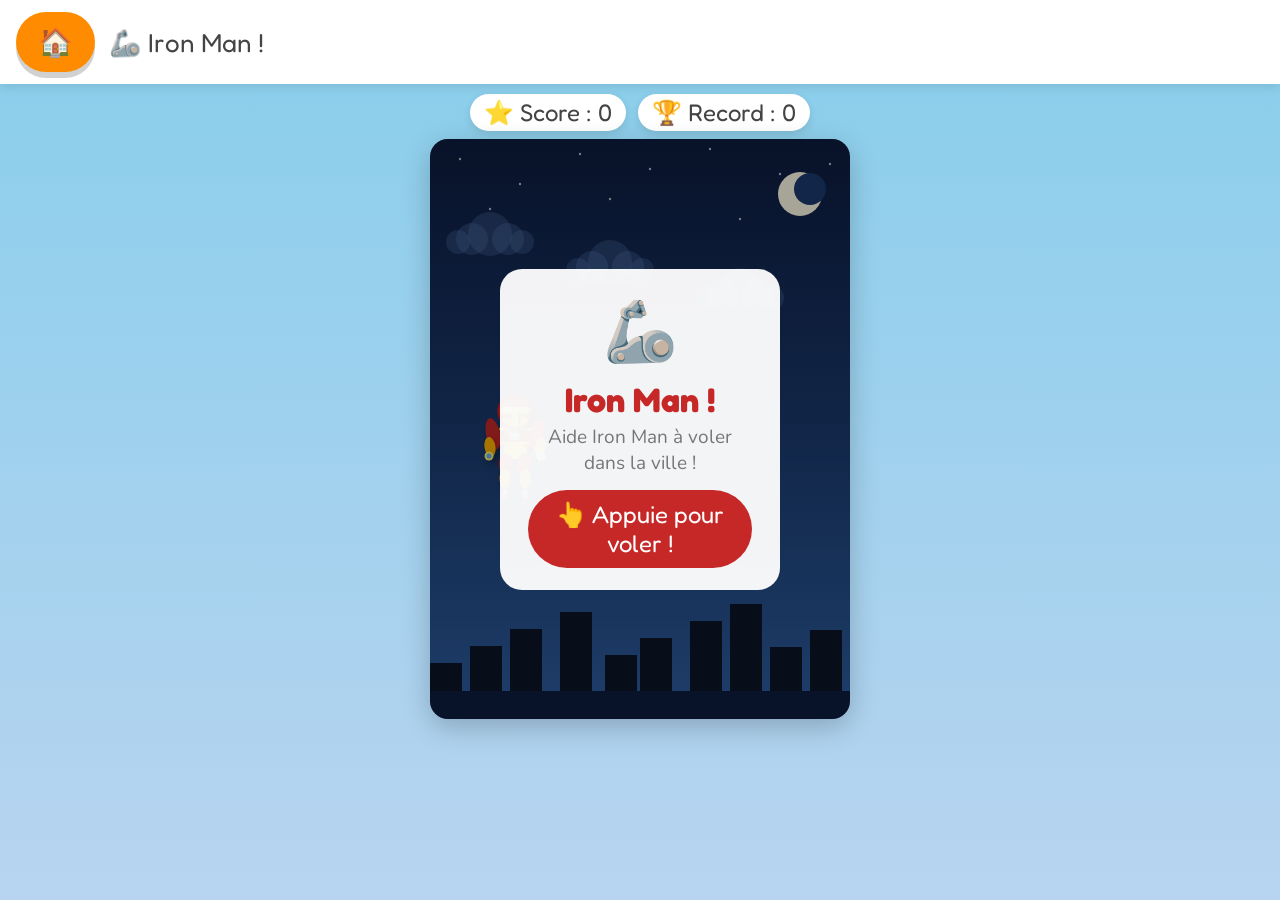
<file: jeu-ironman.html>
<!DOCTYPE html>
<html lang="fr">
<head>
  <meta charset="UTF-8" />
  <meta name="viewport" content="width=device-width, initial-scale=1.0, user-scalable=no" />
  <title>🦾 Iron Man</title>
  <link rel="stylesheet" href="style.css" />
  <style>
    body {
      background: linear-gradient(180deg, #87CEEB 0%, #B8D4F0 100%);
      min-height: 100vh;
      overflow: hidden;
    }

    #game-wrap {
      display: flex;
      flex-direction: column;
      align-items: center;
      padding: 6px 10px 12px;
    }

    #canvas-container {
      position: relative;
      width: 100%;
      max-width: 420px;
    }

    #game-canvas {
      display: block;
      border-radius: 18px;
      box-shadow: 0 8px 28px rgba(0,0,0,.22);
      touch-action: none;
      cursor: pointer;
      max-width: 100%;
    }

    /* HUD */
    #hud {
      display: flex;
      justify-content: center;
      gap: 12px;
      padding: 4px 0 8px;
      font-family: 'Fredoka One', cursive;
      font-size: 1.2rem;
      width: 100%;
      max-width: 420px;
    }
    #hud .pill {
      background: white;
      border-radius: 50px;
      padding: 4px 14px;
      box-shadow: 0 3px 8px rgba(0,0,0,.12);
      color: #444;
    }

    /* Overlay */
    #overlay {
      position: absolute;
      inset: 0;
      display: flex;
      align-items: center;
      justify-content: center;
      border-radius: 18px;
      background: rgba(0,0,0,.35);
      pointer-events: none;
    }
    #overlay.hidden { display: none; }
    #overlay-box {
      background: rgba(255,255,255,.95);
      border-radius: 22px;
      padding: 22px 28px;
      text-align: center;
      max-width: 280px;
      width: 88%;
    }
    #overlay-box .ov-big  { font-size: 3rem; display: block; margin-bottom: 6px; }
    #overlay-box h2 {
      font-family: 'Fredoka One', cursive;
      font-size: 1.7rem;
      color: #C62828;
      margin: 0 0 4px;
    }
    #overlay-box p  { color: #777; font-size: .95rem; margin: 0; }
    #overlay-box .tap-hint {
      margin-top: 14px;
      background: #C62828;
      color: white;
      border-radius: 50px;
      padding: 10px 24px;
      font-family: 'Fredoka One', cursive;
      font-size: 1.2rem;
      display: inline-block;
      animation: star-pulse 1s infinite;
    }
  </style>
</head>
<body>

  <nav class="nav-bar">
    <a href="index.html" class="btn-home" aria-label="Retour au menu">🏠</a>
    <span class="nav-title">🦾 Iron Man !</span>
  </nav>

  <div id="game-wrap">
    <div id="hud">
      <div class="pill">⭐ Score : <span id="score-el">0</span></div>
      <div class="pill">🏆 Record : <span id="record-el">0</span></div>
    </div>

    <div id="canvas-container">
      <canvas id="game-canvas"></canvas>

      <div id="overlay">
        <div id="overlay-box">
          <span class="ov-big" id="ov-emoji">🦾</span>
          <h2 id="ov-title">Iron Man !</h2>
          <p  id="ov-sub">Aide Iron Man à voler dans la ville !</p>
          <span class="tap-hint">👆 Appuie pour voler !</span>
        </div>
      </div>
    </div>
  </div>

  <script>
    /* ============================================================
       JEU IRON MAN — style Flappy Bird, adapté enfants
       ============================================================
       - Tap/clic = boost de vol (Iron Man monte)
       - Immeubles qui défilent de droite à gauche
       - Passage entre les immeubles = +1 point
       - Vitesse douce et progressive
       - Iron Man dessiné entièrement en canvas (style cartoon kid)
       ============================================================ */

    const canvas   = document.getElementById('game-canvas');
    const ctx      = canvas.getContext('2d');
    const scoreEl  = document.getElementById('score-el');
    const recordEl = document.getElementById('record-el');
    const overlay  = document.getElementById('overlay');
    const ovEmoji  = document.getElementById('ov-emoji');
    const ovTitle  = document.getElementById('ov-title');
    const ovSub    = document.getElementById('ov-sub');

    /* ---- Dimensions responsives ---- */
    const LOGICAL_W = 420;
    const LOGICAL_H = 580;
    let   scale     = 1;

    function resize() {
      const maxW  = Math.min(window.innerWidth - 20, 420);
      scale       = maxW / LOGICAL_W;
      canvas.width  = maxW;
      canvas.height = LOGICAL_H * scale;
    }
    resize();
    window.addEventListener('resize', resize);

    const L = v => v * scale; // logique → pixels canvas

    /* ---- Constantes physiques ---- */
    const GRAVITY      = 0.10;  // gravité ultra légère
    const FLAP_FORCE   = -4.8;  // poussée douce
    const PIPE_W       = 62;    // largeur des immeubles
    const GAP          = 270;   // espace maximal pour les 3-5 ans
    const PIPE_SPEED_0 = 1.4;   // très lent au départ
    const PIPE_SPEED_MAX = 3.2; // vitesse max réduite

    /* ---- État ---- */
    let state     = 'idle';  // 'idle' | 'playing' | 'dead'
    let score     = 0;
    let record    = parseInt(localStorage.getItem('ironman-record') || '0');
    let pipeSpeed = PIPE_SPEED_0;
    let pipes     = [];
    let frameN    = 0;
    let raf       = null;
    let thrusterFrame = 0;    // animation propulseurs

    /* ---- Iron Man ---- */
    const hero = {
      x:  85,
      y:  LOGICAL_H / 2,
      vy: 0,
      w:  44,
      h:  52,
      angle: 0,   // inclinaison selon la vitesse
    };

    recordEl.textContent = record;

    /* ============================================================
       AUDIO
       ============================================================ */
    let audioCtx = null;
    function unlockAudio() {
      if (!audioCtx) audioCtx = new (window.AudioContext || window.webkitAudioContext)();
      if (audioCtx.state === 'suspended') audioCtx.resume();
      try {
        const b = audioCtx.createBuffer(1,1,22050);
        const s = audioCtx.createBufferSource();
        s.buffer = b; s.connect(audioCtx.destination); s.start(0);
      } catch(e) {}
    }

    /* Son de propulseur (boost) */
    function playBoost() {
      if (!audioCtx) return;
      const t   = audioCtx.currentTime;
      const osc = audioCtx.createOscillator();
      const g   = audioCtx.createGain();
      osc.connect(g); g.connect(audioCtx.destination);
      osc.type = 'sawtooth';
      osc.frequency.setValueAtTime(180, t);
      osc.frequency.exponentialRampToValueAtTime(320, t + 0.12);
      g.gain.setValueAtTime(0.2, t);
      g.gain.exponentialRampToValueAtTime(0.001, t + 0.18);
      osc.start(t); osc.stop(t + 0.2);
    }

    /* Son de score */
    function playScore() {
      if (!audioCtx) return;
      const t   = audioCtx.currentTime;
      const osc = audioCtx.createOscillator();
      const g   = audioCtx.createGain();
      osc.connect(g); g.connect(audioCtx.destination);
      osc.type = 'sine'; osc.frequency.value = 880;
      g.gain.setValueAtTime(0.15, t);
      g.gain.exponentialRampToValueAtTime(0.001, t + 0.1);
      osc.start(t); osc.stop(t + 0.12);
    }

    /* Son de crash */
    function playCrash() {
      if (!audioCtx) return;
      [300, 200, 140].forEach((f, i) => {
        const t  = audioCtx.currentTime + i * 0.1;
        const o  = audioCtx.createOscillator();
        const g  = audioCtx.createGain();
        o.connect(g); g.connect(audioCtx.destination);
        o.type = 'sawtooth'; o.frequency.value = f;
        g.gain.setValueAtTime(0.22, t);
        g.gain.exponentialRampToValueAtTime(0.001, t + 0.12);
        o.start(t); o.stop(t + 0.14);
      });
    }

    /* ============================================================
       DESSIN D'IRON MAN (style cartoon kid, 100% canvas)
       ============================================================
       Corps : ovale rouge
       Tête  : cercle rouge avec viseur jaune en T
       Mains : réacteurs jaunes
       Propulseurs pieds : flamme bleue/orange
       ============================================================ */
    function drawIronMan(cx, cy, angle) {
      ctx.save();
      ctx.translate(L(cx), L(cy));
      ctx.rotate(angle);
      const s = scale;

      /* --- Ombre portée --- */
      ctx.shadowColor   = 'rgba(0,0,0,.25)';
      ctx.shadowBlur    = L(8);
      ctx.shadowOffsetX = L(3);
      ctx.shadowOffsetY = L(4);

      /* === CORPS === */
      // Torse rouge
      ctx.beginPath();
      ctx.ellipse(0, L(8), L(16), L(22), 0, 0, Math.PI * 2);
      ctx.fillStyle = '#D32F2F';
      ctx.fill();
      // Brillance sur le torse
      ctx.beginPath();
      ctx.ellipse(L(-5), L(2), L(6), L(10), -0.3, 0, Math.PI * 2);
      ctx.fillStyle = 'rgba(255,255,255,.18)';
      ctx.fill();

      /* Réacteur arc central (cercle jaune brillant) */
      ctx.beginPath();
      ctx.arc(0, L(6), L(5.5), 0, Math.PI * 2);
      ctx.fillStyle = '#FFF176';
      ctx.fill();
      ctx.beginPath();
      ctx.arc(0, L(6), L(3.5), 0, Math.PI * 2);
      ctx.fillStyle = '#64B5F6';
      ctx.fill();
      ctx.beginPath();
      ctx.arc(0, L(6), L(2), 0, Math.PI * 2);
      ctx.fillStyle = 'white';
      ctx.fill();

      /* Bandes dorées sur le torse */
      ctx.strokeStyle = '#FFD600';
      ctx.lineWidth   = L(2.5);
      ctx.beginPath(); ctx.moveTo(L(-16), L(0)); ctx.lineTo(L(16), L(0)); ctx.stroke();
      ctx.beginPath(); ctx.moveTo(L(-16), L(14)); ctx.lineTo(L(16), L(14)); ctx.stroke();

      /* Abdomen doré */
      ctx.beginPath();
      ctx.ellipse(0, L(22), L(12), L(8), 0, 0, Math.PI * 2);
      ctx.fillStyle = '#FFD600';
      ctx.fill();

      /* === BRAS === */
      // Bras gauche
      ctx.beginPath();
      ctx.ellipse(L(-22), L(5), L(7), L(16), -0.2, 0, Math.PI * 2);
      ctx.fillStyle = '#C62828';
      ctx.fill();
      // Avant-bras gauche (doré)
      ctx.beginPath();
      ctx.ellipse(L(-25), L(18), L(5.5), L(10), -0.15, 0, Math.PI * 2);
      ctx.fillStyle = '#FFB300';
      ctx.fill();
      // Réacteur main gauche
      ctx.beginPath();
      ctx.arc(L(-26), L(27), L(4.5), 0, Math.PI * 2);
      ctx.fillStyle = '#FFF176';
      ctx.fill();
      ctx.beginPath();
      ctx.arc(L(-26), L(27), L(2.5), 0, Math.PI * 2);
      ctx.fillStyle = '#64B5F6';
      ctx.fill();

      // Bras droit
      ctx.beginPath();
      ctx.ellipse(L(22), L(5), L(7), L(16), 0.2, 0, Math.PI * 2);
      ctx.fillStyle = '#C62828';
      ctx.fill();
      // Avant-bras droit (doré)
      ctx.beginPath();
      ctx.ellipse(L(25), L(18), L(5.5), L(10), 0.15, 0, Math.PI * 2);
      ctx.fillStyle = '#FFB300';
      ctx.fill();
      // Réacteur main droite
      ctx.beginPath();
      ctx.arc(L(26), L(27), L(4.5), 0, Math.PI * 2);
      ctx.fillStyle = '#FFF176';
      ctx.fill();
      ctx.beginPath();
      ctx.arc(L(26), L(27), L(2.5), 0, Math.PI * 2);
      ctx.fillStyle = '#64B5F6';
      ctx.fill();

      /* === JAMBES === */
      // Cuisse gauche
      ctx.beginPath();
      ctx.ellipse(L(-9), L(36), L(7), L(12), -0.1, 0, Math.PI * 2);
      ctx.fillStyle = '#C62828';
      ctx.fill();
      // Tibia gauche (doré)
      ctx.beginPath();
      ctx.ellipse(L(-10), L(50), L(5.5), L(10), -0.05, 0, Math.PI * 2);
      ctx.fillStyle = '#FFB300';
      ctx.fill();

      // Cuisse droite
      ctx.beginPath();
      ctx.ellipse(L(9), L(36), L(7), L(12), 0.1, 0, Math.PI * 2);
      ctx.fillStyle = '#C62828';
      ctx.fill();
      // Tibia droit (doré)
      ctx.beginPath();
      ctx.ellipse(L(10), L(50), L(5.5), L(10), 0.05, 0, Math.PI * 2);
      ctx.fillStyle = '#FFB300';
      ctx.fill();

      /* === PROPULSEURS (animation flamme) === */
      const flicker = 0.7 + 0.3 * Math.sin(thrusterFrame * 0.6);
      // Flamme pied gauche
      const flamGrad = ctx.createRadialGradient(L(-10), L(62), 0, L(-10), L(66), L(9 * flicker));
      flamGrad.addColorStop(0,   'white');
      flamGrad.addColorStop(0.3, '#64B5F6');
      flamGrad.addColorStop(0.7, '#FF6F00');
      flamGrad.addColorStop(1,   'transparent');
      ctx.beginPath();
      ctx.ellipse(L(-10), L(64), L(5 * flicker), L(10 * flicker), 0, 0, Math.PI * 2);
      ctx.fillStyle = flamGrad;
      ctx.fill();
      // Flamme pied droit
      const flamGrad2 = ctx.createRadialGradient(L(10), L(62), 0, L(10), L(66), L(9 * flicker));
      flamGrad2.addColorStop(0,   'white');
      flamGrad2.addColorStop(0.3, '#64B5F6');
      flamGrad2.addColorStop(0.7, '#FF6F00');
      flamGrad2.addColorStop(1,   'transparent');
      ctx.beginPath();
      ctx.ellipse(L(10), L(64), L(5 * flicker), L(10 * flicker), 0, 0, Math.PI * 2);
      ctx.fillStyle = flamGrad2;
      ctx.fill();

      /* === TÊTE === */
      ctx.shadowBlur = 0;
      // Casque rouge arrondi
      ctx.beginPath();
      ctx.arc(0, L(-18), L(17), 0, Math.PI * 2);
      ctx.fillStyle = '#D32F2F';
      ctx.fill();
      // Partie dorée du masque (mâchoire)
      ctx.beginPath();
      ctx.ellipse(0, L(-8), L(13), L(8), 0, 0, Math.PI * 2);
      ctx.fillStyle = '#FFB300';
      ctx.fill();
      // Visière en T — jaune
      // Bande horizontale
      ctx.beginPath();
      ctx.roundRect(L(-14), L(-22), L(28), L(7), L(3));
      ctx.fillStyle = '#FFEE58';
      ctx.fill();
      // Brillance visor
      ctx.beginPath();
      ctx.roundRect(L(-12), L(-21), L(14), L(4), L(2));
      ctx.fillStyle = 'rgba(255,255,255,.35)';
      ctx.fill();
      // Nez vertical (T du masque)
      ctx.beginPath();
      ctx.roundRect(L(-3), L(-22), L(6), L(20), L(2));
      ctx.fillStyle = '#FFEE58';
      ctx.fill();
      // Reflets sur le casque
      ctx.beginPath();
      ctx.arc(L(-7), L(-24), L(5), 0, Math.PI * 2);
      ctx.fillStyle = 'rgba(255,255,255,.15)';
      ctx.fill();
      // Contour casque
      ctx.beginPath();
      ctx.arc(0, L(-18), L(17), 0, Math.PI * 2);
      ctx.strokeStyle = '#B71C1C';
      ctx.lineWidth   = L(1.5);
      ctx.stroke();

      ctx.restore();
    }

    /* ============================================================
       DESSIN DES IMMEUBLES
       ============================================================ */
    function drawBuilding(x, topH, botY) {
      const w = PIPE_W;

      /* --- Immeuble du haut --- */
      // Corps
      const gTop = ctx.createLinearGradient(L(x), 0, L(x + w), 0);
      gTop.addColorStop(0,   '#546E7A');
      gTop.addColorStop(0.4, '#78909C');
      gTop.addColorStop(1,   '#37474F');
      ctx.fillStyle = gTop;
      ctx.fillRect(L(x), 0, L(w), L(topH));

      // Fenêtres immeuble haut
      drawWindows(x, 0, w, topH);

      // Toit plat avec rebord
      ctx.fillStyle = '#37474F';
      ctx.fillRect(L(x - 4), L(topH - 12), L(w + 8), L(12));
      ctx.fillStyle = '#546E7A';
      ctx.fillRect(L(x - 4), L(topH - 14), L(w + 8), L(4));

      /* --- Immeuble du bas --- */
      const gBot = ctx.createLinearGradient(L(x), 0, L(x + w), 0);
      gBot.addColorStop(0,   '#546E7A');
      gBot.addColorStop(0.4, '#78909C');
      gBot.addColorStop(1,   '#37474F');
      ctx.fillStyle = gBot;
      ctx.fillRect(L(x), L(botY), L(w), L(LOGICAL_H - botY));

      // Fenêtres immeuble bas
      drawWindows(x, botY, w, LOGICAL_H - botY);

      // Rebord haut immeuble bas
      ctx.fillStyle = '#37474F';
      ctx.fillRect(L(x - 4), L(botY), L(w + 8), L(12));
      ctx.fillStyle = '#546E7A';
      ctx.fillRect(L(x - 4), L(botY + 10), L(w + 8), L(4));
    }

    /* Fenêtres illuminées aléatoires mais reproductibles par index */
    function drawWindows(bx, by, bw, bh) {
      const cols = 3, rows = Math.floor(bh / 24);
      const wW = 10, wH = 8, padX = 10, padY = 10;
      for (let r = 0; r < Math.min(rows - 1, 12); r++) {
        for (let col = 0; col < cols; col++) {
          const lit = ((bx * 7 + r * 3 + col * 5) % 4) !== 0;
          const wx  = bx + padX + col * ((bw - padX * 2) / cols);
          const wy  = by + padY + r * 22;
          if (wy + wH > by + bh - 14) continue;
          ctx.fillStyle = lit ? '#FFEE58' : '#263238';
          ctx.fillRect(L(wx), L(wy), L(wW), L(wH));
          if (lit) {
            ctx.fillStyle = 'rgba(255,238,88,.3)';
            ctx.fillRect(L(wx - 1), L(wy - 1), L(wW + 2), L(wH + 2));
          }
        }
      }
    }

    /* ============================================================
       DÉCOR — ciel, nuages, sol
       ============================================================ */
    let cloudX = [60, 180, 310];
    let bgOffset = 0;

    function drawBackground() {
      /* Ciel dégradé nuit/crépuscule (Iron Man vole la nuit c'est cool) */
      const sky = ctx.createLinearGradient(0, 0, 0, canvas.height);
      sky.addColorStop(0,   '#0D1B3E');
      sky.addColorStop(0.5, '#1A3A6E');
      sky.addColorStop(1,   '#2E5FA3');
      ctx.fillStyle = sky;
      ctx.fillRect(0, 0, canvas.width, canvas.height);

      /* Étoiles (fixes) */
      ctx.fillStyle = 'rgba(255,255,255,.7)';
      [[30,20],[90,45],[150,15],[220,30],[280,10],[360,50],[400,25],
       [60,70],[180,60],[310,80],[350,35]].forEach(([sx, sy]) => {
        ctx.beginPath();
        ctx.arc(L(sx), L(sy), L(1.2), 0, Math.PI * 2);
        ctx.fill();
      });

      /* Lune */
      ctx.beginPath();
      ctx.arc(L(370), L(55), L(22), 0, Math.PI * 2);
      ctx.fillStyle = '#FFFDE7';
      ctx.fill();
      ctx.beginPath();
      ctx.arc(L(380), L(50), L(16), 0, Math.PI * 2);
      ctx.fillStyle = '#1A3A6E'; // "mord" la lune pour faire un croissant
      ctx.fill();

      /* Nuages de nuit (légèrement lumineux) */
      /* Nuages : bougent seulement pendant le jeu */
      if (state === 'playing') {
        bgOffset = (bgOffset + 0.3) % LOGICAL_W;
        cloudX.forEach((cx, i) => { cloudX[i] = (cx - 0.5 + LOGICAL_W) % LOGICAL_W; });
      }
      cloudX.forEach((cx, i) => { drawCloud(cx, 95 + i * 28); });

      /* Sol / toit de la ville */
      ctx.fillStyle = '#0D1B3E';
      ctx.fillRect(0, L(LOGICAL_H - 28), canvas.width, L(28));
      // Skyline silhouette
      [0,40,80,130,175,210,260,300,340,380].forEach((bx, i) => {
        const bh = 28 + (i * 17) % 60;
        ctx.fillStyle = '#0A1628';
        ctx.fillRect(L(bx), L(LOGICAL_H - 28 - bh), L(32), L(bh));
      });
    }

    function drawCloud(cx, cy) {
      ctx.fillStyle = 'rgba(100,140,200,.25)';
      [[0,0,22],[18,5,16],[-18,5,16],[32,8,12],[-32,8,12]].forEach(([dx,dy,r]) => {
        ctx.beginPath();
        ctx.arc(L(cx + dx), L(cy + dy), L(r), 0, Math.PI * 2);
        ctx.fill();
      });
    }

    /* ============================================================
       PIPES (immeubles)
       ============================================================ */
    function spawnPipe() {
      const minTop = 60;
      const maxTop = LOGICAL_H - GAP - 80;
      const topH   = minTop + Math.random() * (maxTop - minTop);
      pipes.push({ x: LOGICAL_W + 10, topH, botY: topH + GAP, passed: false });
    }

    /* ============================================================
       COLLISION
       ============================================================ */
    function checkCollision() {
      const m = 10; // marge de tolérance
      const hx1 = hero.x - hero.w / 2 + m;
      const hx2 = hero.x + hero.w / 2 - m;
      const hy1 = hero.y - hero.h / 2 + m;
      const hy2 = hero.y + hero.h / 2 - m;

      // Sol et plafond
      if (hero.y - hero.h / 2 < 0 || hero.y + hero.h / 2 > LOGICAL_H - 28) return true;

      for (const p of pipes) {
        if (hx2 > p.x + m && hx1 < p.x + PIPE_W - m) {
          if (hy1 < p.topH - m || hy2 > p.botY + m) return true;
        }
      }
      return false;
    }

    /* ============================================================
       FLAP
       ============================================================ */
    function flap() {
      unlockAudio();

      if (state === 'idle' || state === 'dead') {
        /* Lance la partie en mode "waiting" :
           Iron Man est immobile, la physique ne démarre
           qu'au prochain tap. */
        startGame();
        return;
      }

      if (state === 'waiting') {
        /* Premier tap APRÈS l'overlay → démarre vraiment la physique */
        state   = 'playing';
        hero.vy = FLAP_FORCE;  // propulsion immédiate = pas de chute
        playBoost();
        thrusterFrame = 0;
        return;
      }

      /* Pendant le jeu : boost normal */
      hero.vy = FLAP_FORCE;
      playBoost();
      thrusterFrame = 0;
    }

    /* ============================================================
       DÉMARRAGE / RESET
       ============================================================ */
    function startGame() {
      state     = 'waiting';   // attend le premier tap avant de tomber
      score     = 0;
      pipeSpeed = PIPE_SPEED_0;
      frameN    = 0;
      pipes     = [];
      hero.y    = LOGICAL_H / 2;
      hero.vy   = 0;
      hero.angle= 0;
      scoreEl.textContent = '0';
      overlay.classList.add('hidden');
      if (raf) cancelAnimationFrame(raf);
      gameLoop();
    }

    function die() {
      state = 'dead';
      playCrash();
      if (score > record) {
        record = score;
        localStorage.setItem('ironman-record', record);
        recordEl.textContent = record;
        ovEmoji.textContent  = '🏆';
        ovTitle.textContent  = 'Nouveau record !';
      } else {
        ovEmoji.textContent  = '😵';
        ovTitle.textContent  = score > 3
          ? `Score : ${score} — Bien joué !`
          : 'Aïe ! Réessaie !';
      }
      ovSub.textContent = 'Appuie pour rejouer !';
      overlay.classList.remove('hidden');
    }

    /* ============================================================
       BOUCLE PRINCIPALE
       ============================================================ */
    function gameLoop() {
      if (state !== 'playing' && state !== 'waiting') return;
      raf = requestAnimationFrame(gameLoop);
      frameN++;
      thrusterFrame++;

      ctx.clearRect(0, 0, canvas.width, canvas.height);

      /* ---- WAITING : tout est figé, Iron Man flotte ---- */
      if (state === 'waiting') {
        drawBackground(); // arrière-plan statique (nuages ne bougent pas)
        hero.y     = LOGICAL_H / 2 + Math.sin(frameN * 0.04) * 8;
        hero.vy    = 0;
        hero.angle = 0;
        drawIronMan(hero.x, hero.y, 0);
        return;
      }

      /* ---- PLAYING : tout se déplace ---- */

      /* Décor animé */
      drawBackground();

      /* Immeubles */
      for (let i = pipes.length - 1; i >= 0; i--) {
        const p = pipes[i];
        p.x -= pipeSpeed;
        drawBuilding(p.x, p.topH, p.botY);

        // Score
        if (!p.passed && p.x + PIPE_W < hero.x) {
          p.passed = true;
          score++;
          scoreEl.textContent = score;
          playScore();
          if (pipeSpeed < PIPE_SPEED_MAX) pipeSpeed += 0.04;
        }
        if (p.x + PIPE_W < -10) pipes.splice(i, 1);
      }

      // Spawn nouveau pipe
      if (pipes.length === 0 || pipes[pipes.length - 1].x < LOGICAL_W - 310) {
        spawnPipe();
      }

      /* Iron Man physique */
      hero.vy += GRAVITY;
      hero.y  += hero.vy;

      // Inclinaison
      const targetAngle = Math.max(-0.5, Math.min(0.5, hero.vy * 0.06));
      hero.angle += (targetAngle - hero.angle) * 0.18;

      /* Dessin Iron Man */
      drawIronMan(hero.x, hero.y, hero.angle);

      /* Collision */
      if (checkCollision()) {
        die();
        return;
      }

      /* Score dans le canvas */
      ctx.font         = `bold ${L(18)}px 'Fredoka One', cursive`;
      ctx.fillStyle    = 'rgba(255,255,255,.85)';
      ctx.textAlign    = 'right';
      ctx.textBaseline = 'top';
      ctx.fillText('⭐ ' + score, canvas.width - L(8), L(8));
    }

    /* ============================================================
       ÉCRAN STATIQUE (avant démarrage)
       ============================================================ */
    function drawStatic() {
      ctx.clearRect(0, 0, canvas.width, canvas.height);
      drawBackground();
      drawIronMan(hero.x, hero.y, 0);
    }
    drawStatic();

    /* ============================================================
       CONTRÔLES
       ============================================================ */
    canvas.addEventListener('touchstart', e => { e.preventDefault(); flap(); }, { passive: false });
    canvas.addEventListener('click',      () => flap());
    document.addEventListener('keydown',  e => {
      if (e.code === 'Space' || e.code === 'ArrowUp') { e.preventDefault(); flap(); }
    });
    overlay.addEventListener('touchstart', e => { e.preventDefault(); flap(); }, { passive: false });
    overlay.addEventListener('click',      () => flap());
  </script>
</body>
</html>
</file>
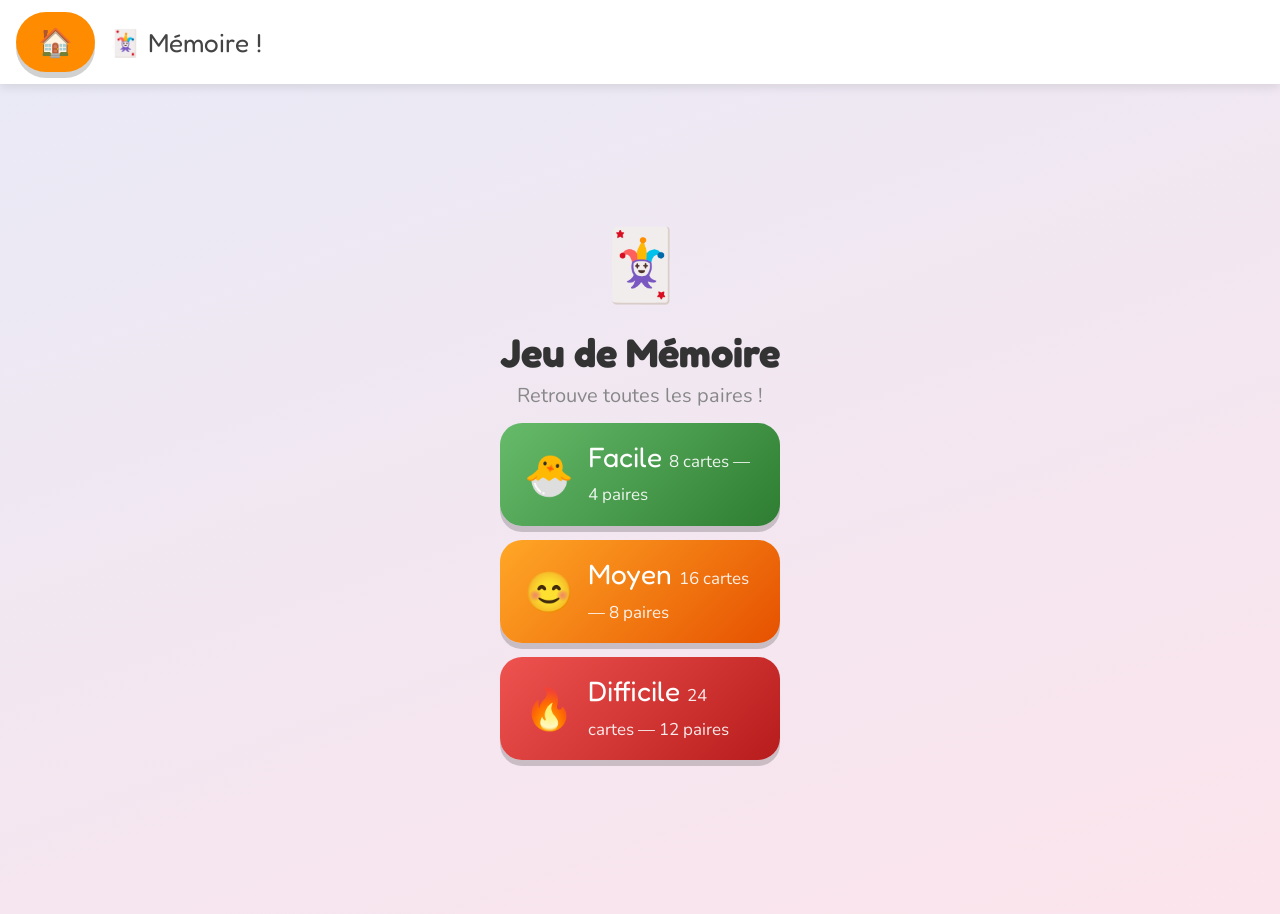
<file: jeu-memoire.html>
<!DOCTYPE html>
<html lang="fr">
<head>
  <meta charset="UTF-8" />
  <meta name="viewport" content="width=device-width, initial-scale=1.0, user-scalable=no" />
  <title>🃏 Mémoire</title>
  <link rel="stylesheet" href="style.css" />
  <style>
    body { background: linear-gradient(160deg, #E8EAF6, #FCE4EC); min-height: 100vh; }

    /* ---- Sélecteur de difficulté ---- */
    #difficulty-screen {
      display: flex;
      flex-direction: column;
      align-items: center;
      justify-content: center;
      padding: 20px 16px 40px;
      gap: 14px;
      min-height: calc(100vh - 70px);
    }
    #difficulty-screen h2 {
      font-family: 'Fredoka One', cursive;
      font-size: 2rem;
      color: #333;
      text-align: center;
    }
    #difficulty-screen p {
      color: #888;
      font-size: 1rem;
      text-align: center;
      margin-top: -8px;
    }
    .diff-btn {
      width: 280px;
      padding: 18px 24px;
      border: none;
      border-radius: 22px;
      font-family: 'Fredoka One', cursive;
      font-size: 1.4rem;
      cursor: pointer;
      box-shadow: 0 6px 0 rgba(0,0,0,.18);
      color: white;
      display: flex;
      align-items: center;
      gap: 14px;
      transition: transform .12s, box-shadow .12s;
    }
    .diff-btn:active { transform: translateY(4px); box-shadow: 0 2px 0 rgba(0,0,0,.18); }
    .diff-btn .diff-emoji { font-size: 2rem; }
    .diff-btn .diff-info  { text-align: left; line-height: 1.2; }
    .diff-btn .diff-sub   { font-family: 'Nunito', sans-serif; font-size: .85rem; opacity: .9; }
    .diff-btn.easy   { background: linear-gradient(135deg, #66BB6A, #2E7D32); }
    .diff-btn.medium { background: linear-gradient(135deg, #FFA726, #E65100); }
    .diff-btn.hard   { background: linear-gradient(135deg, #EF5350, #B71C1C); }

    /* ---- Écran de jeu ---- */
    #game-screen { display: none; padding: 8px 12px 24px; }

    /* ---- HUD ---- */
    #hud {
      display: flex;
      justify-content: center;
      gap: 12px;
      padding: 4px 0 10px;
      font-family: 'Fredoka One', cursive;
      font-size: 1.2rem;
      flex-wrap: wrap;
    }
    #hud .pill {
      background: white;
      border-radius: 50px;
      padding: 4px 14px;
      box-shadow: 0 3px 8px rgba(0,0,0,.1);
      color: #444;
    }

    /* ---- Grille de cartes ---- */
    #card-grid {
      display: grid;
      gap: 10px;
      max-width: 520px;
      margin: 0 auto;
      /* Les colonnes sont définies dynamiquement en JS */
    }

    /* ---- Carte ---- */
    .card {
      aspect-ratio: 1;
      position: relative;
      cursor: pointer;
      /* perspective pour l'effet 3D */
      perspective: 600px;
      border-radius: 16px;
    }

    .card-inner {
      width: 100%;
      height: 100%;
      position: relative;
      transform-style: preserve-3d;
      transition: transform .45s cubic-bezier(.4,0,.2,1);
      border-radius: 16px;
    }

    /* Carte retournée */
    .card.flipped .card-inner,
    .card.matched .card-inner {
      transform: rotateY(180deg);
    }

    .card-front, .card-back {
      position: absolute;
      inset: 0;
      border-radius: 16px;
      display: flex;
      align-items: center;
      justify-content: center;
      backface-visibility: hidden;
      -webkit-backface-visibility: hidden;
    }

    /* Dos de la carte */
    .card-back {
      background: linear-gradient(135deg, #5C6BC0, #3949AB);
      box-shadow: 0 4px 0 rgba(0,0,0,.2);
      font-size: 1.8rem;
    }
    .card-back::after {
      content: '?';
      font-family: 'Fredoka One', cursive;
      font-size: 1.8rem;
      color: rgba(255,255,255,.5);
    }

    /* Face (emoji) */
    .card-front {
      background: white;
      box-shadow: 0 4px 0 rgba(0,0,0,.15);
      transform: rotateY(180deg);
      font-size: 2.2rem; /* taille de base, ajustée en JS */
    }

    /* Carte trouvée = fond vert */
    .card.matched .card-front {
      background: linear-gradient(135deg, #C8E6C9, #A5D6A7);
      box-shadow: 0 4px 0 rgba(76,175,80,.3);
    }

    /* Mauvaise paire — flash rouge */
    @keyframes wrong-flash {
      0%, 100% { filter: brightness(1);   }
      40%       { filter: brightness(.55) sepia(1) saturate(3) hue-rotate(300deg); }
    }
    .card.wrong { animation: wrong-flash .5s ease; }

    /* Animation bonne paire — rebond */
    @keyframes match-bounce {
      0%   { transform: rotateY(180deg) scale(1);    }
      40%  { transform: rotateY(180deg) scale(1.15); }
      100% { transform: rotateY(180deg) scale(1);    }
    }
    .card.matched .card-inner {
      animation: match-bounce .4s ease .45s both;
    }

    /* ---- Overlay victoire ---- */
    #win-overlay {
      display: none;
      position: fixed;
      inset: 0;
      background: rgba(0,0,0,.5);
      z-index: 200;
      align-items: center;
      justify-content: center;
    }
    #win-overlay.show { display: flex; animation: fadeIn .3s ease; }
    #win-box {
      background: white;
      border-radius: 28px;
      padding: 32px 36px;
      text-align: center;
      max-width: 340px;
      width: 90%;
      box-shadow: 0 16px 40px rgba(0,0,0,.3);
    }
    #win-box .big { font-size: 4rem; display: block; animation: star-pulse 1s infinite; }
    #win-box h2   { font-family: 'Fredoka One', cursive; font-size: 2rem; color: #333; margin: 8px 0 4px; }
    #win-box p    { color: #777; font-size: 1rem; margin-bottom: 20px; }
    .win-btns { display: flex; gap: 10px; justify-content: center; flex-wrap: wrap; }
    .win-btns a, .win-btns button {
      background: var(--col-green);
      color: white;
      border: none;
      border-radius: 50px;
      padding: 12px 22px;
      font-family: 'Fredoka One', cursive;
      font-size: 1.1rem;
      cursor: pointer;
      text-decoration: none;
      box-shadow: 0 4px 0 rgba(0,0,0,.15);
    }
    .win-btns a { background: var(--col-orange); }
  </style>
</head>
<body>

  <nav class="nav-bar">
    <a href="index.html" class="btn-home" aria-label="Retour au menu">🏠</a>
    <span class="nav-title">🃏 Mémoire !</span>
  </nav>

  <!-- ============================================================
    ÉCRAN DE SÉLECTION DE DIFFICULTÉ
    ============================================================ -->
  <div id="difficulty-screen">
    <span style="font-size:3.5rem; animation: bounce 1.5s infinite; display:block">🃏</span>
    <h2>Jeu de Mémoire</h2>
    <p>Retrouve toutes les paires !</p>

    <button class="diff-btn easy" onclick="startGame(8, 4)">
      <span class="diff-emoji">🐣</span>
      <span class="diff-info">
        Facile
        <span class="diff-sub">8 cartes — 4 paires</span>
      </span>
    </button>

    <button class="diff-btn medium" onclick="startGame(16, 4)">
      <span class="diff-emoji">😊</span>
      <span class="diff-info">
        Moyen
        <span class="diff-sub">16 cartes — 8 paires</span>
      </span>
    </button>

    <button class="diff-btn hard" onclick="startGame(24, 6)">
      <span class="diff-emoji">🔥</span>
      <span class="diff-info">
        Difficile
        <span class="diff-sub">24 cartes — 12 paires</span>
      </span>
    </button>
  </div>

  <!-- ============================================================
    ÉCRAN DE JEU
    ============================================================ -->
  <div id="game-screen">

    <div id="hud">
      <div class="pill">🔄 Essais : <span id="tries">0</span></div>
      <div class="pill">✅ Paires : <span id="pairs">0</span> / <span id="total-pairs">0</span></div>
      <div class="pill">⏱️ <span id="timer">0</span>s</div>
    </div>

    <div id="card-grid" role="list" aria-label="Grille de cartes mémoire"></div>
  </div>

  <!-- Overlay victoire -->
  <div id="win-overlay">
    <div id="win-box">
      <span class="big">🏆</span>
      <h2>Bravo !</h2>
      <p id="win-msg"></p>
      <div class="win-btns">
        <button onclick="backToDifficulty()">🔄 Rejouer</button>
        <a href="index.html">🏠 Accueil</a>
      </div>
    </div>
  </div>

  <script>
    /* ============================================================
       JEU DE MÉMOIRE
       ============================================================
       Principe :
         - Les cartes sont retournées face cachée
         - L'enfant clique sur 2 cartes
         - Si les emojis correspondent → paire trouvée (elles restent visibles)
         - Sinon elles se retournent après une courte pause
         - Gagné quand toutes les paires sont trouvées
       Niveaux :
         - Facile  :  8 cartes (4 paires)  — grille 4×2
         - Moyen   : 16 cartes (8 paires)  — grille 4×4
         - Difficile: 24 cartes (12 paires) — grille 4×6
       ============================================================ */

    /* ---- Bibliothèque d'emojis (thèmes variés) ---- */
    const EMOJI_POOL = [
      '🐶','🐱','🐮','🐷','🐸','🦁','🐘','🦋',
      '🍎','🍌','🍓','🍕','🍦','🎈','🌟','🎠',
      '🚗','🚀','🌈','🌻','🎵','🏀','⚽','🦄',
      '🐬','🦊','🦖','🐙','🍉','🍩','🎃','🌸',
    ];

    /* ---- État global ---- */
    let cards        = [];        // tableau des données de cartes
    let flipped      = [];        // indices des 2 cartes retournées
    let matchedCount = 0;
    let tries        = 0;
    let totalPairs   = 0;
    let timerSec     = 0;
    let timerInterval= null;
    let locked       = false;     // bloque les clics pendant la vérification

    /* ---- Éléments DOM ---- */
    const diffScreen  = document.getElementById('difficulty-screen');
    const gameScreen  = document.getElementById('game-screen');
    const gridEl      = document.getElementById('card-grid');
    const triesEl     = document.getElementById('tries');
    const pairsEl     = document.getElementById('pairs');
    const totalPEl    = document.getElementById('total-pairs');
    const timerEl     = document.getElementById('timer');
    const winOverlay  = document.getElementById('win-overlay');
    const winMsg      = document.getElementById('win-msg');

    /* ---- Sons ---- */
    let audioCtx = null;
    function getAudio() {
      if (!audioCtx) audioCtx = new (window.AudioContext || window.webkitAudioContext)();
      if (audioCtx.state === 'suspended') audioCtx.resume();
      return audioCtx;
    }

    function playMatch() {
      try {
        const ac = getAudio();
        [523, 784].forEach((f, i) => {
          const t = ac.currentTime + i * 0.15;
          const o = ac.createOscillator(), g = ac.createGain();
          o.connect(g); g.connect(ac.destination);
          o.type = 'sine'; o.frequency.value = f;
          g.gain.setValueAtTime(0.25, t);
          g.gain.exponentialRampToValueAtTime(0.001, t + 0.25);
          o.start(t); o.stop(t + 0.27);
        });
      } catch(e) {}
    }

    function playWrong() {
      try {
        const ac = getAudio(), t = ac.currentTime;
        const o = ac.createOscillator(), g = ac.createGain();
        o.connect(g); g.connect(ac.destination);
        o.type = 'sine'; o.frequency.value = 220;
        g.gain.setValueAtTime(0.2, t);
        g.gain.exponentialRampToValueAtTime(0.001, t + 0.25);
        o.start(t); o.stop(t + 0.27);
      } catch(e) {}
    }

    function playWin() {
      try {
        const ac = getAudio();
        [523,659,784,1046,1318].forEach((f, i) => {
          const t = ac.currentTime + i * 0.1;
          const o = ac.createOscillator(), g = ac.createGain();
          o.connect(g); g.connect(ac.destination);
          o.type = 'sine'; o.frequency.value = f;
          g.gain.setValueAtTime(0.22, t);
          g.gain.exponentialRampToValueAtTime(0.001, t + 0.18);
          o.start(t); o.stop(t + 0.2);
        });
      } catch(e) {}
    }

    /* ---- Mélange Fisher-Yates ---- */
    function shuffle(arr) {
      const a = [...arr];
      for (let i = a.length - 1; i > 0; i--) {
        const j = Math.floor(Math.random() * (i + 1));
        [a[i], a[j]] = [a[j], a[i]];
      }
      return a;
    }

    /* ============================================================
       DÉMARRAGE D'UNE PARTIE
       totalCards : nombre total de cartes (doit être pair)
       cols       : nombre de colonnes de la grille
       ============================================================ */
    function startGame(totalCards, cols) {
      /* Déverrouille AudioContext au clic du bouton de difficulté */
      try { getAudio(); } catch(e) {}

      /* Réinitialisation */
      flipped      = [];
      matchedCount = 0;
      tries        = 0;
      timerSec     = 0;
      locked       = false;
      totalPairs   = totalCards / 2;

      triesEl.textContent  = '0';
      pairsEl.textContent  = '0';
      totalPEl.textContent = totalPairs;
      timerEl.textContent  = '0';
      winOverlay.classList.remove('show');

      /* Timer */
      clearInterval(timerInterval);
      timerInterval = setInterval(() => {
        timerSec++;
        timerEl.textContent = timerSec;
      }, 1000);

      /* Sélectionne les emojis nécessaires et crée les paires */
      const emojis   = shuffle(EMOJI_POOL).slice(0, totalPairs);
      const pairs    = shuffle([...emojis, ...emojis]); // chaque emoji en double
      cards          = pairs.map((emoji, i) => ({ id: i, emoji, matched: false }));

      /* Grille CSS responsive */
      gridEl.style.gridTemplateColumns = `repeat(${cols}, 1fr)`;

      /* Taille d'emoji selon la grille */
      const emojiSize = totalCards <= 8 ? '2.6rem' : totalCards <= 16 ? '2rem' : '1.5rem';

      /* Construit les cartes DOM */
      gridEl.innerHTML = '';
      cards.forEach((card, idx) => {
        const el = document.createElement('div');
        el.className  = 'card';
        el.setAttribute('role', 'button');
        el.setAttribute('aria-label', 'Carte cachée');
        el.dataset.idx = idx;
        el.innerHTML = `
          <div class="card-inner">
            <div class="card-back"></div>
            <div class="card-front" style="font-size:${emojiSize}">${card.emoji}</div>
          </div>`;

        function handleFlip(e) {
          e.preventDefault();
          flipCard(idx, el);
        }
        el.addEventListener('click',      handleFlip);
        el.addEventListener('touchstart', handleFlip, { passive: false });
        gridEl.appendChild(el);
      });

      /* Affiche l'écran de jeu */
      diffScreen.style.display = 'none';
      gameScreen.style.display = 'block';
    }

    /* ============================================================
       LOGIQUE DE RETOURNEMENT
       ============================================================ */
    function flipCard(idx, el) {
      const card = cards[idx];

      /* Ignore si : verrou actif, déjà retournée, déjà trouvée */
      if (locked)           return;
      if (card.matched)     return;
      if (flipped.includes(idx)) return;
      if (flipped.length === 2)  return;

      /* Retourne la carte */
      el.classList.add('flipped');
      el.setAttribute('aria-label', card.emoji);
      flipped.push(idx);

      if (flipped.length === 2) {
        locked = true;
        tries++;
        triesEl.textContent = tries;
        checkPair();
      }
    }

    function checkPair() {
      const [i1, i2] = flipped;
      const c1 = cards[i1], c2 = cards[i2];
      const els = gridEl.querySelectorAll('.card');

      if (c1.emoji === c2.emoji) {
        /* ✅ Paire trouvée */
        c1.matched = c2.matched = true;
        matchedCount++;
        pairsEl.textContent = matchedCount;
        els[i1].classList.add('matched');
        els[i2].classList.add('matched');
        els[i1].setAttribute('aria-label', c1.emoji + ' trouvé');
        els[i2].setAttribute('aria-label', c2.emoji + ' trouvé');
        playMatch();
        flipped = [];
        locked  = false;

        /* Victoire ? */
        if (matchedCount === totalPairs) {
          setTimeout(victory, 500);
        }
      } else {
        /* ❌ Mauvaise paire — flash rouge puis retournement */
        els[i1].classList.add('wrong');
        els[i2].classList.add('wrong');
        playWrong();
        setTimeout(() => {
          els[i1].classList.remove('flipped', 'wrong');
          els[i2].classList.remove('flipped', 'wrong');
          els[i1].setAttribute('aria-label', 'Carte cachée');
          els[i2].setAttribute('aria-label', 'Carte cachée');
          flipped = [];
          locked  = false;
        }, 900);
      }
    }

    /* ============================================================
       VICTOIRE
       ============================================================ */
    function victory() {
      clearInterval(timerInterval);
      playWin();

      /* Message selon les performances */
      let msg = '';
      const ratio = tries / totalPairs; // proche de 1 = excellent
      if (ratio <= 1.3)      msg = '🌟 Incroyable ! Tu as une mémoire de génie !';
      else if (ratio <= 2)   msg = '🎉 Très bien joué ! Tu es fort !';
      else if (ratio <= 3)   msg = '😊 Bravo ! Continue comme ça !';
      else                   msg = '👏 Bien joué ! Tu peux encore t\'améliorer !';

      winMsg.textContent = msg + ` (${tries} essais en ${timerSec}s)`;
      winOverlay.classList.add('show');
    }

    /* ============================================================
       RETOUR À L'ÉCRAN DE DIFFICULTÉ
       ============================================================ */
    function backToDifficulty() {
      clearInterval(timerInterval);
      winOverlay.classList.remove('show');
      gameScreen.style.display  = 'none';
      diffScreen.style.display  = 'flex';
    }
  </script>
</body>
</html>
</file>
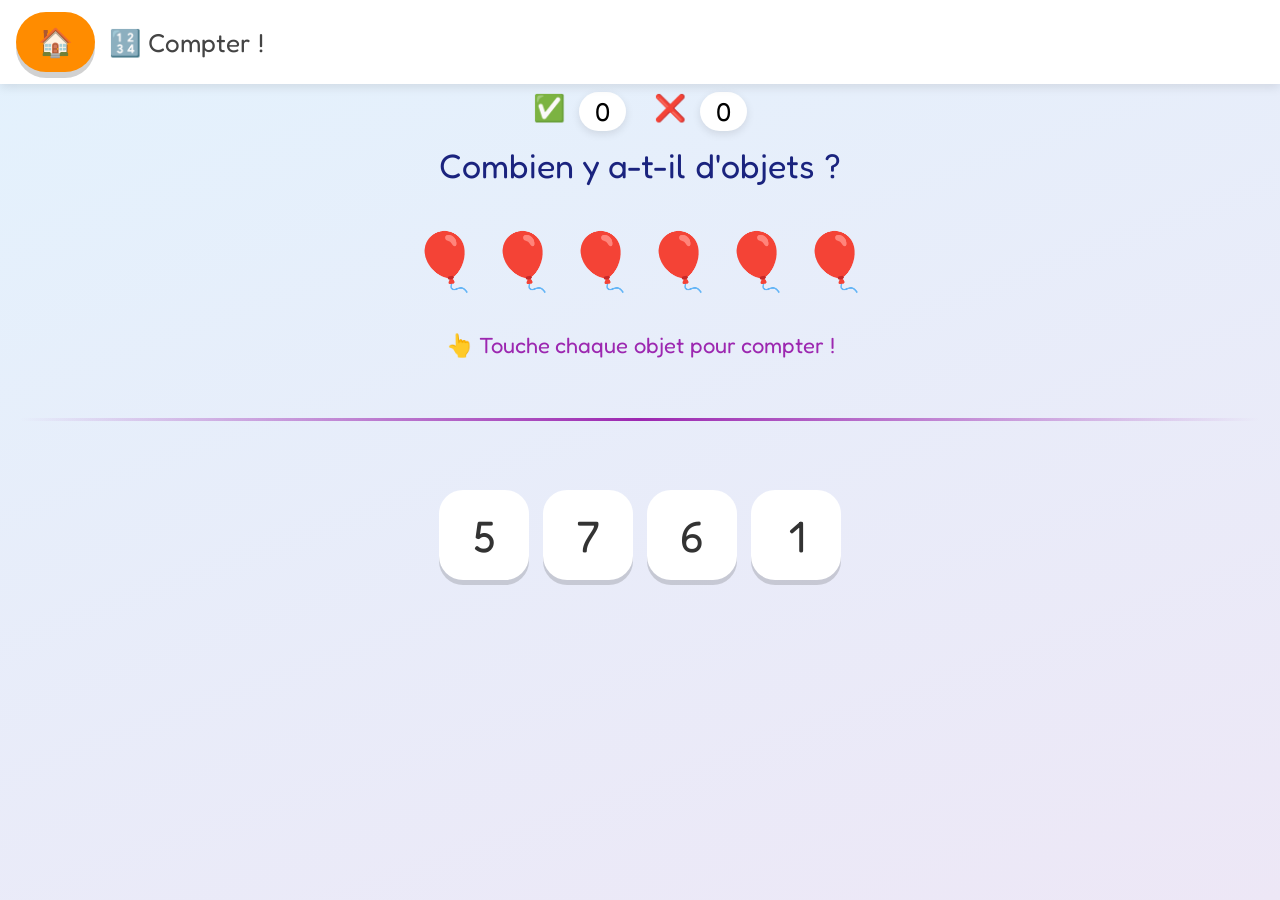
<file: jeu-nombres.html>
<!DOCTYPE html>
<html lang="fr">
<head>
  <meta charset="UTF-8" />
  <meta name="viewport" content="width=device-width, initial-scale=1.0, user-scalable=no" />
  <title>🔢 Compter</title>
  <link rel="stylesheet" href="style.css" />
  <style>
    body { background: linear-gradient(160deg, #E3F2FD, #EDE7F6); min-height: 100vh; }

    /* Question */
    #question {
      text-align: center;
      font-family: 'Fredoka One', cursive;
      font-size: 1.7rem;
      color: #1A237E;
      padding: 14px 16px 6px;
    }

    /* Zone des objets à compter */
    #objects-area {
      display: flex;
      flex-wrap: wrap;
      justify-content: center;
      align-items: center;
      gap: 8px;
      padding: 12px 16px;
      min-height: 140px;
      max-width: 500px;
      margin: 0 auto;
    }

    .obj-item {
      font-size: 2.8rem;
      display: inline-flex;
      animation: pop-in .3s ease both;
      cursor: default;
      user-select: none;
      /* chaque objet cliquable allume une petite étoile */
      transition: filter .2s;
    }

    .obj-item.counted { filter: brightness(0.5) sepia(1) saturate(3) hue-rotate(90deg); }

    /* Séparateur */
    #separator {
      height: 3px;
      background: linear-gradient(90deg, transparent, #9C27B0, transparent);
      margin: 4px 20px;
      border-radius: 2px;
    }

    /* Réponses possibles */
    #answers {
      display: flex;
      justify-content: center;
      flex-wrap: wrap;
      gap: 14px;
      padding: 10px 16px 24px;
      max-width: 440px;
      margin: 0 auto;
    }

    .answer-btn {
      width: 90px;
      height: 90px;
      border-radius: 24px;
      border: none;
      background: white;
      box-shadow: 0 5px 0 rgba(0,0,0,.15);
      font-family: 'Fredoka One', cursive;
      font-size: 2.2rem;
      cursor: pointer;
      transition: transform .15s, box-shadow .15s;
      color: #333;
    }

    .answer-btn:active {
      transform: translateY(4px);
      box-shadow: 0 1px 0 rgba(0,0,0,.15);
    }

    .answer-btn.correct { background: #C8E6C9; color: #1B5E20; border: 4px solid #4CAF50; }
    .answer-btn.wrong   { background: #FFCDD2; color: #B71C1C; border: 4px solid #FF4B4B; }

    /* Score */
    #score-zone {
      display: flex;
      justify-content: center;
      gap: 14px;
      font-family: 'Fredoka One', cursive;
      font-size: 1.3rem;
      padding: 8px 16px 0;
    }
    #score-zone span {
      background: white;
      border-radius: 50px;
      padding: 4px 16px;
      box-shadow: 0 3px 8px rgba(0,0,0,.1);
    }

    /* Feedback */
    #feedback {
      text-align: center;
      font-family: 'Fredoka One', cursive;
      font-size: 2rem;
      min-height: 55px;
      padding: 4px;
    }

    /* Compteur en direct : l'enfant clique sur les objets */
    #count-hint {
      text-align: center;
      color: #9C27B0;
      font-family: 'Fredoka One', cursive;
      font-size: 1.1rem;
      padding-bottom: 4px;
    }

    @keyframes pop-in {
      0%   { transform: scale(0.5); opacity: 0; }
      70%  { transform: scale(1.15);}
      100% { transform: scale(1);   opacity: 1; }
    }

    /* Chiffre vivant (affichage du comptage interactif) */
    #live-count {
      text-align: center;
      font-family: 'Fredoka One', cursive;
      font-size: 2.4rem;
      color: #9C27B0;
      min-height: 52px;
      padding: 4px;
      transition: transform .2s;
    }

    .count-bump {
      animation: bump .25s ease;
    }
    @keyframes bump {
      0%, 100% { transform: scale(1);    }
      50%       { transform: scale(1.35); }
    }
  </style>
</head>
<body>

  <nav class="nav-bar">
    <a href="index.html" class="btn-home" aria-label="Retour au menu">🏠</a>
    <span class="nav-title">🔢 Compter !</span>
  </nav>

  <div id="score-zone">
    ✅ <span id="good">0</span> &nbsp; ❌ <span id="bad">0</span>
  </div>

  <!-- Question -->
  <p id="question" aria-live="polite">Combien y a-t-il d'objets ?</p>

  <!-- Objets à compter (cliquables pour aider) -->
  <div id="objects-area" aria-label="Objets à compter"></div>

  <!-- Aide interactive -->
  <p id="count-hint">👆 Touche chaque objet pour compter !</p>
  <div id="live-count" aria-live="polite"></div>

  <div id="separator"></div>

  <!-- Feedback -->
  <div id="feedback" aria-live="polite"></div>

  <!-- Boutons de réponse -->
  <div id="answers" role="group" aria-label="Choisir le nombre"></div>

  <script>
    /* ============================================================
       Jeu : Compter les objets
       ============================================================
       Principe : des emojis s'affichent. L'enfant peut les toucher
       un par un pour les compter (ils changent de couleur).
       Ensuite il clique sur le bon chiffre parmi 4 propositions.
       Nombres de 1 à 9.
       ============================================================ */

    const ITEMS = [
      '⭐','🌟','🎈','🍎','🐶','🌸','🍕','🏀','🚗','🦋',
      '🌈','🎵','🍦','🐸','🎃','🌻','🎠','🦄','🍩','🔔'
    ];

    let goodCount = 0, badCount = 0;
    let correctAnswer = 0;
    let countedSoFar  = 0;
    let locked = false;

    const objectsEl  = document.getElementById('objects-area');
    const answersEl  = document.getElementById('answers');
    const feedbackEl = document.getElementById('feedback');
    const goodEl     = document.getElementById('good');
    const badEl      = document.getElementById('bad');
    const liveEl     = document.getElementById('live-count');

    /* ============================================================
       AUDIO — sons correct/incorrect (iOS/Android safe)
       ============================================================ */
    let audioCtx = null;
    function unlockAudio() {
      if (!audioCtx) audioCtx = new (window.AudioContext || window.webkitAudioContext)();
      if (audioCtx.state === 'suspended') audioCtx.resume();
      try { const b=audioCtx.createBuffer(1,1,22050),s=audioCtx.createBufferSource(); s.buffer=b; s.connect(audioCtx.destination); s.start(0); } catch(e) {}
    }
    function playCorrect() {
      if (!audioCtx) return;
      [523,659,784,1046].forEach((f,i)=>{ const t=audioCtx.currentTime+i*0.11,o=audioCtx.createOscillator(),g=audioCtx.createGain(); o.connect(g); g.connect(audioCtx.destination); o.type='sine'; o.frequency.value=f; g.gain.setValueAtTime(0.22,t); g.gain.exponentialRampToValueAtTime(0.001,t+0.18); o.start(t); o.stop(t+0.2); });
    }
    function playWrong() {
      if (!audioCtx) return;
      const t=audioCtx.currentTime,o=audioCtx.createOscillator(),g=audioCtx.createGain(); o.connect(g); g.connect(audioCtx.destination); o.type='sawtooth'; o.frequency.value=200; g.gain.setValueAtTime(0.2,t); g.gain.exponentialRampToValueAtTime(0.001,t+0.35); o.start(t); o.stop(t+0.37);
    }

    /* --- Mélange tableau --- */
    function shuffle(arr) {
      const a = [...arr]; for (let i = a.length-1; i>0; i--) { const j = Math.floor(Math.random()*(i+1)); [a[i],a[j]]=[a[j],a[i]]; } return a;
    }

    /* --- Nouvelle question --- */
    function newRound() {
      locked = false;
      countedSoFar = 0;
      feedbackEl.textContent = '';
      liveEl.textContent = '';

      // Nombre d'objets entre 1 et 9
      correctAnswer = Math.floor(Math.random() * 9) + 1;

      // Emoji aléatoire pour ce tour
      const emoji = ITEMS[Math.floor(Math.random() * ITEMS.length)];

      // Affiche les objets
      objectsEl.innerHTML = '';
      for (let i = 0; i < correctAnswer; i++) {
        const item = document.createElement('span');
        item.className = 'obj-item';
        item.textContent = emoji;
        item.style.animationDelay = (i * 0.06) + 's';

        // Clic sur un objet = incrémente le compteur interactif
        function tapObj(e) {
          e.preventDefault();
          if (locked) return;
          if (!item.classList.contains('counted')) {
            item.classList.add('counted');
            countedSoFar++;
            liveEl.textContent = countedSoFar + ' 🖐️';
            liveEl.classList.remove('count-bump');
            void liveEl.offsetWidth; // reflow pour relancer l'animation
            liveEl.classList.add('count-bump');
          }
        }
        item.addEventListener('click',      tapObj, { passive: false });
        item.addEventListener('touchstart', tapObj, { passive: false });
        objectsEl.appendChild(item);
      }

      // Génère 4 réponses dont la bonne
      let opts = new Set([correctAnswer]);
      while (opts.size < 4) {
        let v = Math.floor(Math.random() * 9) + 1;
        opts.add(v);
      }
      opts = shuffle([...opts]);

      answersEl.innerHTML = '';
      opts.forEach(num => {
        const btn = document.createElement('button');
        btn.className = 'answer-btn';
        btn.textContent = num;
        btn.setAttribute('aria-label', num + ' objets');

        function pick(e) {
          e.preventDefault();
          if (locked) return;
          locked = true;
          answersEl.querySelectorAll('.answer-btn').forEach(b => b.disabled = true);

          unlockAudio();
          if (num === correctAnswer) {
            playCorrect();
            goodCount++;
            goodEl.textContent = goodCount;
            btn.classList.add('correct');
            const msgs = ['🌟 Bravo ! C\'est ' + correctAnswer + ' !','🎉 Excellent !','✨ Super compté !','👏 Parfait !'];
            feedbackEl.textContent = msgs[Math.floor(Math.random() * msgs.length)];
            feedbackEl.style.color = '#4CAF50';
            setTimeout(newRound, 1600);
          } else {
            playWrong();
            badCount++;
            badEl.textContent = badCount;
            btn.classList.add('wrong');
            feedbackEl.textContent = '❌ Il y en a ' + correctAnswer + ' !';
            feedbackEl.style.color = '#FF4B4B';
            // Met en vert le bon bouton
            answersEl.querySelectorAll('.answer-btn').forEach(b => {
              if (parseInt(b.textContent) === correctAnswer) b.classList.add('correct');
            });
            setTimeout(newRound, 2000);
          }
        }

        btn.addEventListener('click',      pick, { passive: false });
        btn.addEventListener('touchstart', pick, { passive: false });
        answersEl.appendChild(btn);
      });
    }

    newRound();
  </script>
</body>
</html>
</file>
<file: style.css>
/* ============================================================
   style.css — Feuille de style commune
   Site de mini-jeux éducatifs pour enfants 3-5 ans
   Design : mobile-first, coloré, amusant
   ============================================================ */

/* --- Importation de la police arrondie Google Fonts --- */
@import url('https://fonts.googleapis.com/css2?family=Fredoka+One&family=Nunito:wght@400;700;900&display=swap');

/* ---- Variables CSS globales ---- */
:root {
  --col-red:     #FF4B4B;
  --col-orange:  #FF8C00;
  --col-yellow:  #FFD700;
  --col-green:   #4CAF50;
  --col-blue:    #2196F3;
  --col-purple:  #9C27B0;
  --col-pink:    #FF69B4;
  --col-teal:    #00BCD4;

  --bg-main:     #FFF9F0;
  --shadow:      0 6px 0 rgba(0,0,0,.18);
  --radius:      20px;
  --radius-btn:  50px;

  /* Taille de police de base (mobile) */
  font-size: 18px;
}

/* ---- Reset minimal ---- */
*, *::before, *::after {
  box-sizing: border-box;
  margin: 0;
  padding: 0;
  -webkit-tap-highlight-color: transparent; /* supprime le flash bleu sur mobile */
}

body {
  font-family: 'Nunito', sans-serif;
  background-color: var(--bg-main);
  min-height: 100vh;
  overflow-x: hidden;
  /* Fond avec motif de points subtils */
  background-image: radial-gradient(circle, #e8e0d5 1px, transparent 1px);
  background-size: 28px 28px;
}

/* ---- Barre de navigation (bouton maison) ---- */
.nav-bar {
  display: flex;
  align-items: center;
  padding: 12px 16px;
  background: white;
  box-shadow: 0 3px 10px rgba(0,0,0,.1);
  position: sticky;
  top: 0;
  z-index: 100;
}

.btn-home {
  display: inline-flex;
  align-items: center;
  justify-content: center;
  background: var(--col-orange);
  color: white;
  border: none;
  border-radius: var(--radius-btn);
  padding: 12px 22px;
  font-size: 1.4rem;
  font-family: 'Fredoka One', cursive;
  text-decoration: none;
  box-shadow: var(--shadow);
  cursor: pointer;
  transition: transform .15s, box-shadow .15s;
  /* Zone de clic large pour les petits doigts */
  min-width: 60px;
  min-height: 60px;
  gap: 8px;
}

.btn-home:active {
  transform: translateY(4px);
  box-shadow: 0 2px 0 rgba(0,0,0,.18);
}

.nav-title {
  font-family: 'Fredoka One', cursive;
  font-size: 1.3rem;
  margin-left: 14px;
  color: #444;
}

/* ---- Titre principal d'une page de jeu ---- */
.game-title {
  font-family: 'Fredoka One', cursive;
  font-size: 2rem;
  text-align: center;
  margin: 18px 12px 8px;
  color: #333;
  text-shadow: 2px 2px 0 rgba(0,0,0,.1);
}

/* ---- Score / compteur générique ---- */
.score-bar {
  display: flex;
  justify-content: center;
  gap: 20px;
  padding: 8px 16px;
  font-family: 'Fredoka One', cursive;
  font-size: 1.3rem;
  color: #555;
}

.score-bar span {
  background: white;
  border-radius: var(--radius);
  padding: 6px 18px;
  box-shadow: 0 3px 6px rgba(0,0,0,.1);
}

/* ---- Bouton d'action générique ---- */
.btn-action {
  display: inline-flex;
  align-items: center;
  justify-content: center;
  background: var(--col-green);
  color: white;
  border: none;
  border-radius: var(--radius-btn);
  padding: 16px 36px;
  font-size: 1.4rem;
  font-family: 'Fredoka One', cursive;
  cursor: pointer;
  box-shadow: var(--shadow);
  transition: transform .15s, box-shadow .15s;
  min-height: 64px;
}

.btn-action:active {
  transform: translateY(4px);
  box-shadow: 0 2px 0 rgba(0,0,0,.18);
}

/* ---- Zone de jeu centrale ---- */
.game-area {
  max-width: 600px;
  margin: 0 auto;
  padding: 12px 16px 32px;
}

/* ---- Feedback (bravo / essaie encore) ---- */
.feedback {
  text-align: center;
  font-family: 'Fredoka One', cursive;
  font-size: 2rem;
  min-height: 56px;
  padding: 8px;
  transition: opacity .3s;
}

.feedback.correct { color: var(--col-green); }
.feedback.wrong   { color: var(--col-red);   }

/* ---- Animation bounce générique ---- */
@keyframes bounce {
  0%, 100% { transform: translateY(0);    }
  40%       { transform: translateY(-14px); }
  60%       { transform: translateY(-7px);  }
}

@keyframes pop {
  0%   { transform: scale(1);   }
  50%  { transform: scale(1.35);}
  100% { transform: scale(0) rotate(20deg); opacity: 0; }
}

@keyframes wiggle {
  0%, 100% { transform: rotate(0deg);   }
  25%       { transform: rotate(-8deg);  }
  75%       { transform: rotate(8deg);   }
}

@keyframes fadeIn {
  from { opacity: 0; transform: translateY(20px); }
  to   { opacity: 1; transform: translateY(0);    }
}

@keyframes star-pulse {
  0%, 100% { transform: scale(1) rotate(0deg);   }
  50%       { transform: scale(1.4) rotate(15deg);}
}

/* ---- Overlay de résultat ---- */
.overlay {
  display: none;
  position: fixed;
  inset: 0;
  background: rgba(0,0,0,.5);
  z-index: 200;
  align-items: center;
  justify-content: center;
}

.overlay.show {
  display: flex;
  animation: fadeIn .3s ease;
}

.overlay-box {
  background: white;
  border-radius: 30px;
  padding: 36px 40px;
  text-align: center;
  max-width: 340px;
  width: 90%;
  box-shadow: 0 16px 40px rgba(0,0,0,.3);
}

.overlay-box .emoji-big {
  font-size: 4rem;
  display: block;
  margin-bottom: 12px;
  animation: star-pulse 1s infinite;
}

.overlay-box h2 {
  font-family: 'Fredoka One', cursive;
  font-size: 2rem;
  color: #333;
  margin-bottom: 8px;
}

.overlay-box p {
  font-size: 1.1rem;
  color: #666;
  margin-bottom: 24px;
}

/* ============================================================
   PAGE D'ACCUEIL — index.html
   ============================================================ */

.home-header {
  text-align: center;
  padding: 28px 16px 12px;
}

.home-header .logo {
  font-size: 3.5rem;
  display: block;
  animation: bounce 2s infinite;
}

.home-header h1 {
  font-family: 'Fredoka One', cursive;
  font-size: 2.2rem;
  color: #333;
  line-height: 1.2;
  margin-top: 6px;
}

.home-header p {
  font-size: 1rem;
  color: #888;
  margin-top: 6px;
}

/* Grille de jeux */
.games-grid {
  display: grid;
  grid-template-columns: repeat(2, 1fr);
  gap: 16px;
  padding: 18px 16px 40px;
  max-width: 540px;
  margin: 0 auto;
}

/* Carte de jeu */
.game-card {
  display: flex;
  flex-direction: column;
  align-items: center;
  justify-content: center;
  text-decoration: none;
  border-radius: 24px;
  padding: 24px 12px 20px;
  min-height: 150px;
  box-shadow: var(--shadow);
  transition: transform .15s, box-shadow .15s;
  animation: fadeIn .5s ease both;
  cursor: pointer;
  border: none;
  font-family: inherit;
}

.game-card:active {
  transform: translateY(5px) scale(.97);
  box-shadow: 0 2px 0 rgba(0,0,0,.18);
}

/* Couleur de chaque carte */
.game-card:nth-child(1) { background: linear-gradient(135deg, #FF6B9D, #FF4B4B); animation-delay: .05s; }
.game-card:nth-child(2) { background: linear-gradient(135deg, #FFB347, #FF8C00); animation-delay: .10s; }
.game-card:nth-child(3) { background: linear-gradient(135deg, #77DD77, #2D9B2D); animation-delay: .15s; }
.game-card:nth-child(4) { background: linear-gradient(135deg, #87CEEB, #2196F3); animation-delay: .20s; }
.game-card:nth-child(5) { background: linear-gradient(135deg, #DDA0DD, #9C27B0); animation-delay: .25s; }
.game-card:nth-child(6) { background: linear-gradient(135deg, #FFD700, #FFA500); animation-delay: .30s; }

.game-card .card-emoji {
  font-size: 3.4rem;
  line-height: 1;
  margin-bottom: 10px;
  filter: drop-shadow(0 3px 4px rgba(0,0,0,.2));
  display: block;
}

.game-card .card-label {
  font-family: 'Fredoka One', cursive;
  font-size: 1.25rem;
  color: white;
  text-shadow: 0 2px 4px rgba(0,0,0,.25);
  text-align: center;
}

/* Nuage décoratif d'arrière-plan */
.cloud {
  position: fixed;
  font-size: 5rem;
  opacity: .08;
  pointer-events: none;
  animation: float 8s ease-in-out infinite;
}
.cloud:nth-child(1) { top: 8%;  left: 5%;  animation-delay: 0s;   }
.cloud:nth-child(2) { top: 25%; right: 3%; animation-delay: 2.5s; }
.cloud:nth-child(3) { bottom: 20%; left: 10%; animation-delay: 5s; }

@keyframes float {
  0%, 100% { transform: translateY(0px);   }
  50%       { transform: translateY(-18px); }
}

/* ============================================================
   Responsive — Tablette & Desktop
   ============================================================ */
@media (min-width: 480px) {
  .games-grid { grid-template-columns: repeat(3, 1fr); }
  .game-card  { min-height: 160px; }
  .game-card .card-emoji { font-size: 3.8rem; }
}

@media (min-width: 768px) {
  :root { font-size: 20px; }
  .home-header h1  { font-size: 2.8rem; }
  .game-title      { font-size: 2.4rem; }
  .games-grid      { gap: 20px; padding: 24px 20px 48px; }
}
</file>
